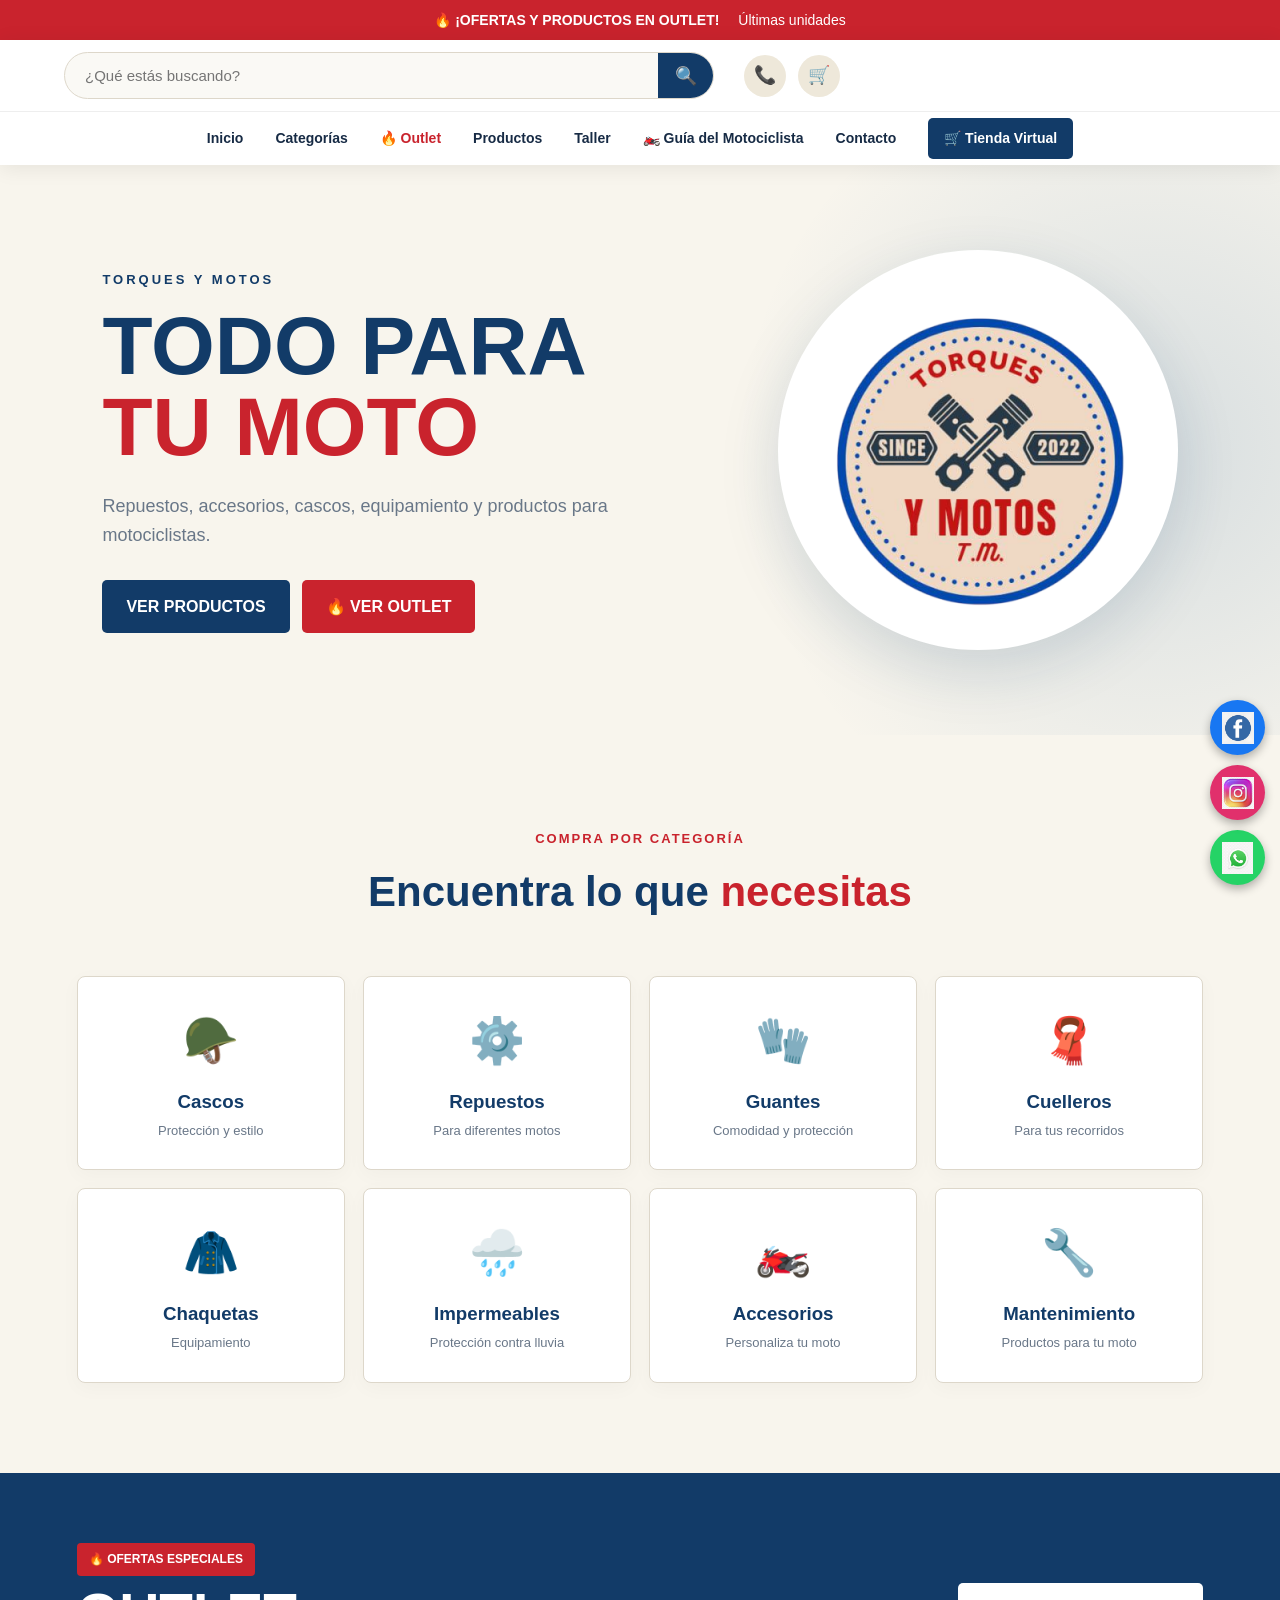
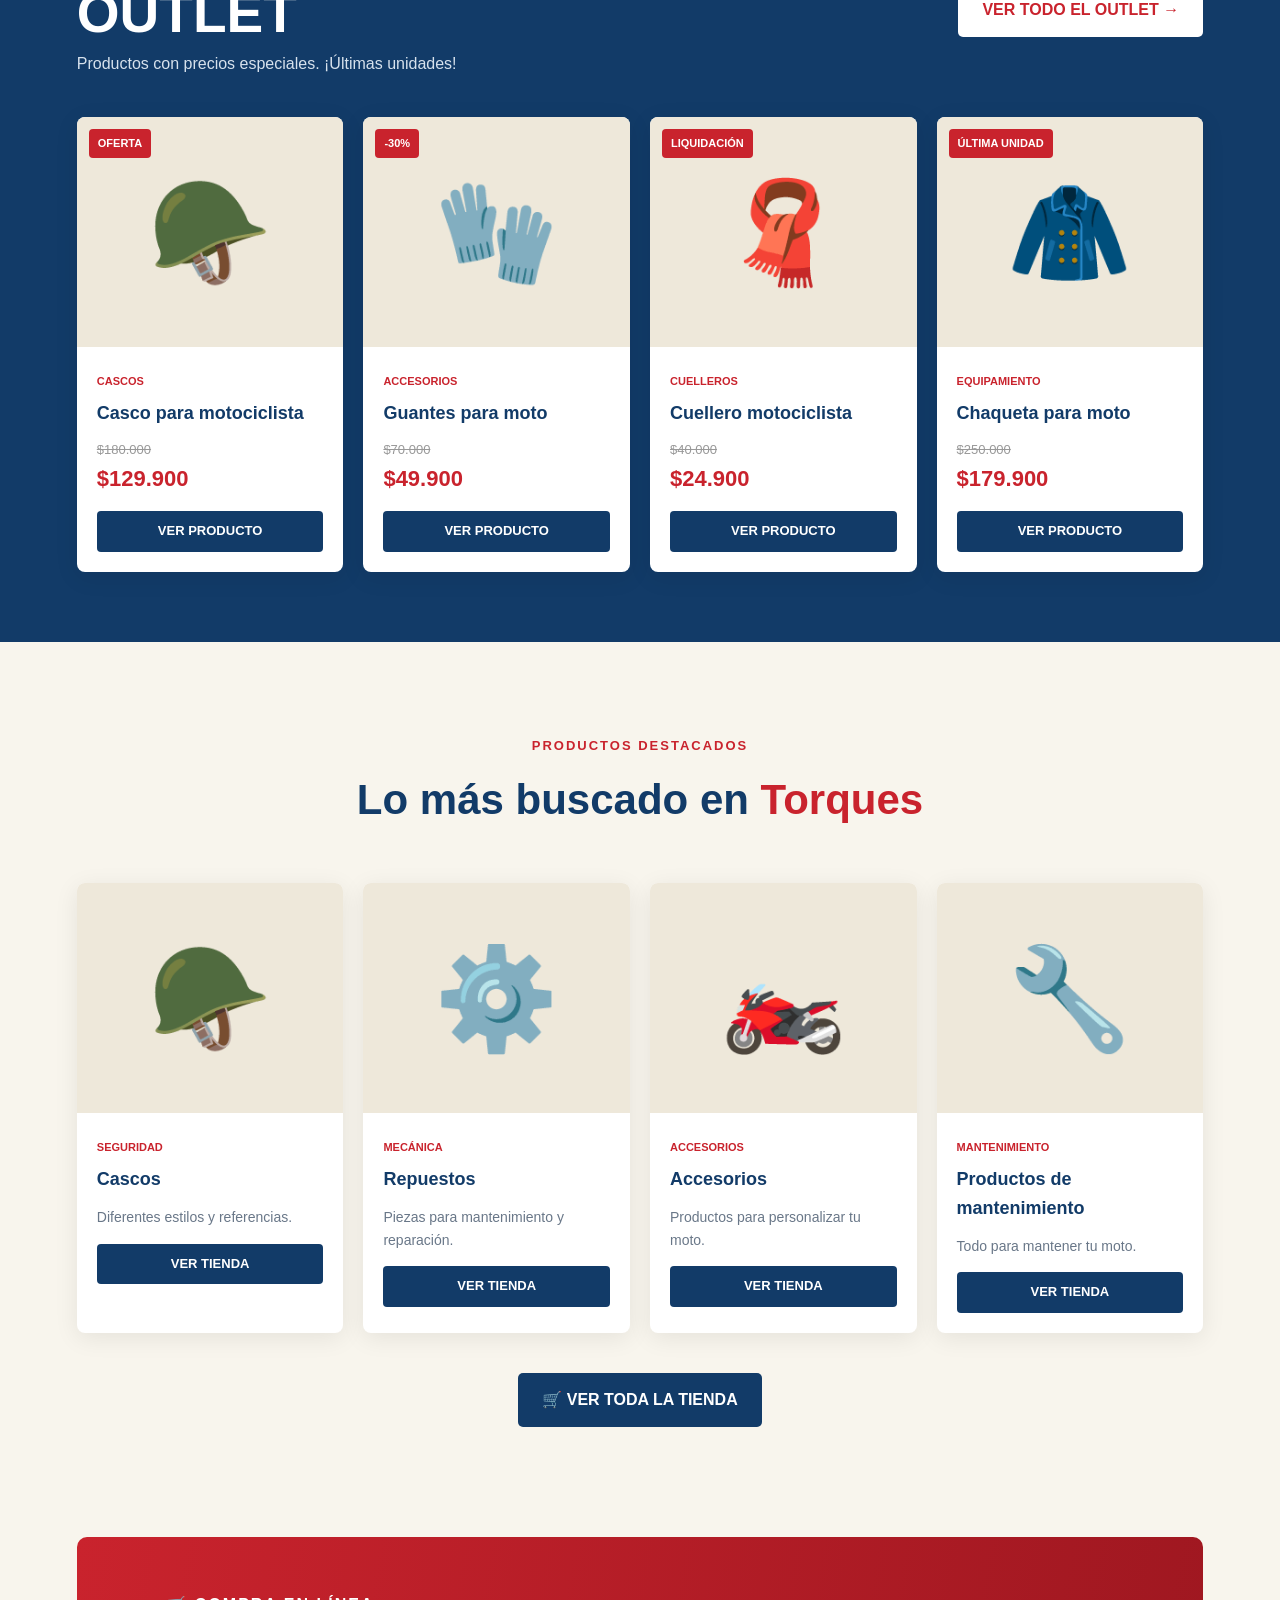
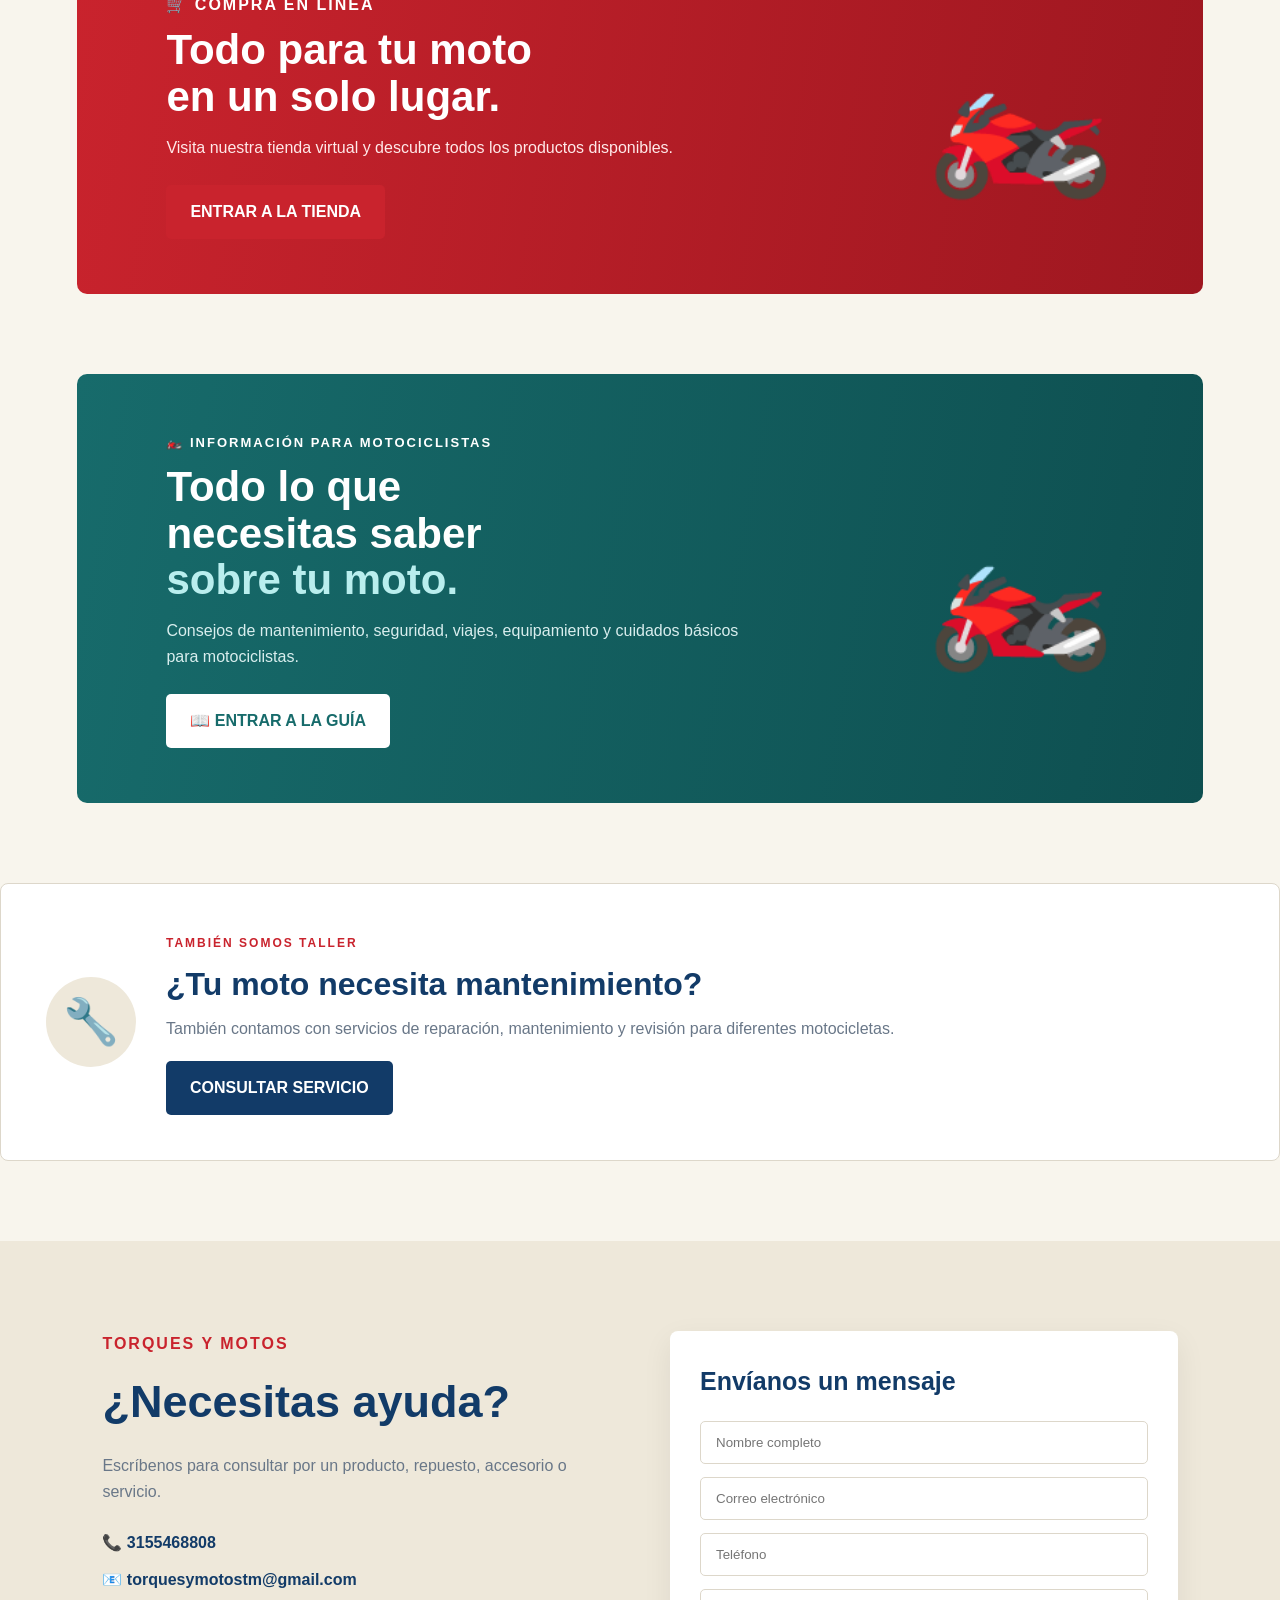
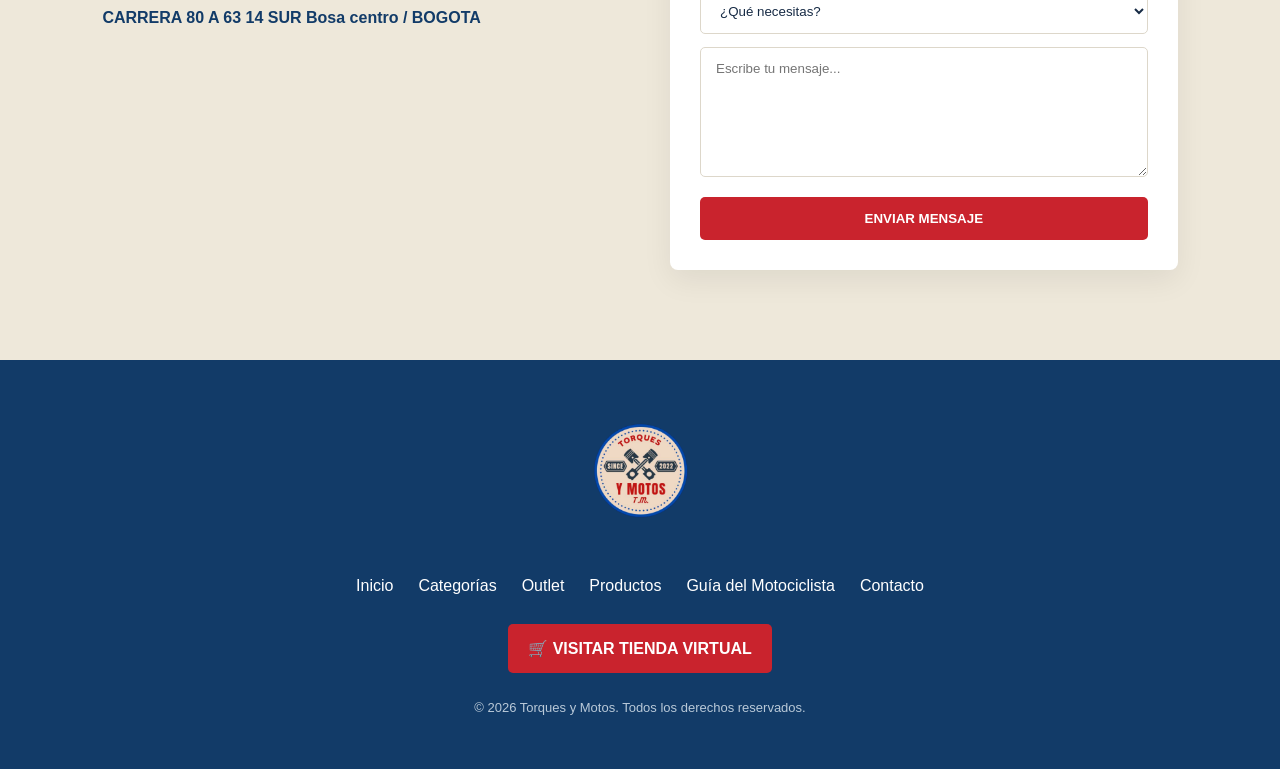
<file: index.html>
<!DOCTYPE html>
<html lang="es">

<head>

    <meta charset="UTF-8">

    <meta name="viewport" content="width=device-width, initial-scale=1.0">

    <title>Torques y Motos | Tienda Virtual</title>

    <meta name="description"
        content="Torques y Motos - Repuestos, cascos, accesorios y productos para motociclistas.">

    <link rel="icon" href="logo_tienda.png" type="image/png">

    <link rel="stylesheet" href="style.css">

</head>


<body>


<!-- ==================================================
     BARRA SUPERIOR
================================================== -->

<div class="barra-superior">

    🔥 ¡OFERTAS Y PRODUCTOS EN OUTLET!

    <span>
        Últimas unidades
    </span>

</div>


<!-- ==================================================
     HEADER
================================================== -->

<header>

    <div class="header-contenido">

        <div class="buscador">

            <input
                type="text"
                id="buscador"
                placeholder="¿Qué estás buscando?"
            >

            <button onclick="buscarProducto()">
                🔍
            </button>

        </div>


        <div class="acciones">

            <a href="#contacto">
                📞
            </a>

            <a
                href="https://torquesymotos.soomi.co/"
                target="_blank"
                rel="noopener noreferrer"
            >
                🛒
            </a>

        </div>

    </div>


    <!-- ==================================================
         MENU
    ================================================== -->

    <nav>

        <a href="#inicio">
            Inicio
        </a>

        <a href="#categorias">
            Categorías
        </a>

        <a
            href="#outlet"
            class="menu-outlet"
        >
            🔥 Outlet
        </a>

        <a href="#productos">
            Productos
        </a>

        <a href="#servicios">
            Taller
        </a>

        <a href="guia.html">
            🏍️ Guía del Motociclista
        </a>

        <a href="#contacto">
            Contacto
        </a>

        <a
            href="https://torquesymotos.soomi.co/"
            target="_blank"
            rel="noopener noreferrer"
            class="menu-tienda"
        >
            🛒 Tienda Virtual
        </a>

    </nav>

</header>



<!-- ==================================================
     HERO
================================================== -->

<main>


<section
    class="hero"
    id="inicio"
>

    <div class="hero-texto">

        <span class="etiqueta">
            TORQUES Y MOTOS
        </span>

        <h1>

            TODO PARA
            <strong>TU MOTO</strong>

        </h1>

        <p>

            Repuestos, accesorios, cascos,
            equipamiento y productos para
            motociclistas.

        </p>


        <div class="hero-botones">

            <a
                href="#productos"
                class="btn btn-azul"
            >
                VER PRODUCTOS
            </a>


            <a
                href="#outlet"
                class="btn btn-rojo"
            >
                🔥 VER OUTLET
            </a>

        </div>

    </div>


    <div class="hero-logo">

        <img
            src="logo_tienda.png"
            alt="Torques y Motos"
        >

    </div>

</section>



<!-- ==================================================
     CATEGORIAS
================================================== -->

<section
    class="seccion"
    id="categorias"
>

    <div class="titulo">

        <span>
            COMPRA POR CATEGORÍA
        </span>

        <h2>
            Encuentra lo que
            <strong>necesitas</strong>
        </h2>

    </div>


    <div class="categorias">


        <a
            href="https://torquesymotos.soomi.co/"
            target="_blank"
            class="categoria"
        >

            <div>
                🪖
            </div>

            <h3>
                Cascos
            </h3>

            <p>
                Protección y estilo
            </p>

        </a>


        <a
            href="https://torquesymotos.soomi.co/"
            target="_blank"
            class="categoria"
        >

            <div>
                ⚙️
            </div>

            <h3>
                Repuestos
            </h3>

            <p>
                Para diferentes motos
            </p>

        </a>


        <a
            href="https://torquesymotos.soomi.co/"
            target="_blank"
            class="categoria"
        >

            <div>
                🧤
            </div>

            <h3>
                Guantes
            </h3>

            <p>
                Comodidad y protección
            </p>

        </a>


        <a
            href="https://torquesymotos.soomi.co/"
            target="_blank"
            class="categoria"
        >

            <div>
                🧣
            </div>

            <h3>
                Cuelleros
            </h3>

            <p>
                Para tus recorridos
            </p>

        </a>


        <a
            href="https://torquesymotos.soomi.co/"
            target="_blank"
            class="categoria"
        >

            <div>
                🧥
            </div>

            <h3>
                Chaquetas
            </h3>

            <p>
                Equipamiento
            </p>

        </a>


        <a
            href="https://torquesymotos.soomi.co/"
            target="_blank"
            class="categoria"
        >

            <div>
                🌧️
            </div>

            <h3>
                Impermeables
            </h3>

            <p>
                Protección contra lluvia
            </p>

        </a>


        <a
            href="https://torquesymotos.soomi.co/"
            target="_blank"
            class="categoria"
        >

            <div>
                🏍️
            </div>

            <h3>
                Accesorios
            </h3>

            <p>
                Personaliza tu moto
            </p>

        </a>


        <a
            href="https://torquesymotos.soomi.co/"
            target="_blank"
            class="categoria"
        >

            <div>
                🔧
            </div>

            <h3>
                Mantenimiento
            </h3>

            <p>
                Productos para tu moto
            </p>

        </a>

    </div>

</section>



<!-- ==================================================
     OUTLET
================================================== -->

<section
    class="outlet"
    id="outlet"
>


    <div class="outlet-cabecera">

        <div>

            <span class="etiqueta-roja">
                🔥 OFERTAS ESPECIALES
            </span>

            <h2>
                OUTLET
            </h2>

            <p>
                Productos con precios especiales.
                ¡Últimas unidades!
            </p>

        </div>


        <a
            href="https://torquesymotos.soomi.co/"
            target="_blank"
            class="btn btn-blanco"
        >
            VER TODO EL OUTLET →
        </a>

    </div>



    <div class="productos-outlet">


        <!-- PRODUCTO 1 -->

        <article class="producto">

            <div class="producto-imagen">

                <span class="descuento">
                    OFERTA
                </span>

                <div class="imagen-placeholder">
                    🪖
                </div>

            </div>


            <div class="producto-info">

                <small>
                    CASCOS
                </small>

                <h3>
                    Casco para motociclista
                </h3>

                <div class="precios">

                    <del>
                        $180.000
                    </del>

                    <strong>
                        $129.900
                    </strong>

                </div>

                <a
                    href="https://torquesymotos.soomi.co/"
                    target="_blank"
                    class="producto-btn"
                >
                    VER PRODUCTO
                </a>

            </div>

        </article>



        <!-- PRODUCTO 2 -->

        <article class="producto">

            <div class="producto-imagen">

                <span class="descuento">
                    -30%
                </span>

                <div class="imagen-placeholder">
                    🧤
                </div>

            </div>


            <div class="producto-info">

                <small>
                    ACCESORIOS
                </small>

                <h3>
                    Guantes para moto
                </h3>

                <div class="precios">

                    <del>
                        $70.000
                    </del>

                    <strong>
                        $49.900
                    </strong>

                </div>

                <a
                    href="https://torquesymotos.soomi.co/"
                    target="_blank"
                    class="producto-btn"
                >
                    VER PRODUCTO
                </a>

            </div>

        </article>



        <!-- PRODUCTO 3 -->

        <article class="producto">

            <div class="producto-imagen">

                <span class="descuento">
                    LIQUIDACIÓN
                </span>

                <div class="imagen-placeholder">
                    🧣
                </div>

            </div>


            <div class="producto-info">

                <small>
                    CUELLEROS
                </small>

                <h3>
                    Cuellero motociclista
                </h3>

                <div class="precios">

                    <del>
                        $40.000
                    </del>

                    <strong>
                        $24.900
                    </strong>

                </div>

                <a
                    href="https://torquesymotos.soomi.co/"
                    target="_blank"
                    class="producto-btn"
                >
                    VER PRODUCTO
                </a>

            </div>

        </article>



        <!-- PRODUCTO 4 -->

        <article class="producto">

            <div class="producto-imagen">

                <span class="descuento">
                    ÚLTIMA UNIDAD
                </span>

                <div class="imagen-placeholder">
                    🧥
                </div>

            </div>


            <div class="producto-info">

                <small>
                    EQUIPAMIENTO
                </small>

                <h3>
                    Chaqueta para moto
                </h3>

                <div class="precios">

                    <del>
                        $250.000
                    </del>

                    <strong>
                        $179.900
                    </strong>

                </div>

                <a
                    href="https://torquesymotos.soomi.co/"
                    target="_blank"
                    class="producto-btn"
                >
                    VER PRODUCTO
                </a>

            </div>

        </article>

    </div>

</section>



<!-- ==================================================
     PRODUCTOS DESTACADOS
================================================== -->

<section
    class="seccion"
    id="productos"
>

    <div class="titulo">

        <span>
            PRODUCTOS DESTACADOS
        </span>

        <h2>
            Lo más buscado en
            <strong>Torques</strong>
        </h2>

    </div>


    <div class="productos">


        <article class="producto producto-normal">

            <div class="producto-imagen">

                <div class="imagen-placeholder">
                    🪖
                </div>

            </div>

            <div class="producto-info">

                <small>
                    SEGURIDAD
                </small>

                <h3>
                    Cascos
                </h3>

                <p>
                    Diferentes estilos y referencias.
                </p>

                <a
                    href="https://torquesymotos.soomi.co/"
                    target="_blank"
                    class="producto-btn"
                >
                    VER TIENDA
                </a>

            </div>

        </article>



        <article class="producto producto-normal">

            <div class="producto-imagen">

                <div class="imagen-placeholder">
                    ⚙️
                </div>

            </div>

            <div class="producto-info">

                <small>
                    MECÁNICA
                </small>

                <h3>
                    Repuestos
                </h3>

                <p>
                    Piezas para mantenimiento y reparación.
                </p>

                <a
                    href="https://torquesymotos.soomi.co/"
                    target="_blank"
                    class="producto-btn"
                >
                    VER TIENDA
                </a>

            </div>

        </article>



        <article class="producto producto-normal">

            <div class="producto-imagen">

                <div class="imagen-placeholder">
                    🏍️
                </div>

            </div>

            <div class="producto-info">

                <small>
                    ACCESORIOS
                </small>

                <h3>
                    Accesorios
                </h3>

                <p>
                    Productos para personalizar tu moto.
                </p>

                <a
                    href="https://torquesymotos.soomi.co/"
                    target="_blank"
                    class="producto-btn"
                >
                    VER TIENDA
                </a>

            </div>

        </article>



        <article class="producto producto-normal">

            <div class="producto-imagen">

                <div class="imagen-placeholder">
                    🔧
                </div>

            </div>

            <div class="producto-info">

                <small>
                    MANTENIMIENTO
                </small>

                <h3>
                    Productos de mantenimiento
                </h3>

                <p>
                    Todo para mantener tu moto.
                </p>

                <a
                    href="https://torquesymotos.soomi.co/"
                    target="_blank"
                    class="producto-btn"
                >
                    VER TIENDA
                </a>

            </div>

        </article>

    </div>


    <div class="centrado">

        <a
            href="https://torquesymotos.soomi.co/"
            target="_blank"
            class="btn btn-azul"
        >
            🛒 VER TODA LA TIENDA
        </a>

    </div>

</section>



<!-- ==================================================
     BANNER TIENDA
================================================== -->

<section class="banner-tienda">

    <div>

        <span>
            🛒 COMPRA EN LÍNEA
        </span>

        <h2>
            Todo para tu moto
            <br>
            en un solo lugar.
        </h2>

        <p>
            Visita nuestra tienda virtual y descubre
            todos los productos disponibles.
        </p>

        <a
            href="https://torquesymotos.soomi.co/"
            target="_blank"
            class="btn btn-rojo"
        >
            ENTRAR A LA TIENDA
        </a>

    </div>


    <div class="banner-icono">
        🏍️
    </div>

</section>



<!-- ==================================================
     BANNER GUÍA DEL MOTOCICLISTA
================================================== -->

<section class="banner-guia">

    <div class="guia-contenido">

        <span>
            🏍️ INFORMACIÓN PARA MOTOCICLISTAS
        </span>

        <h2>
            Todo lo que
            <br>
            necesitas saber
            <strong>sobre tu moto.</strong>
        </h2>

        <p>
            Consejos de mantenimiento, seguridad,
            viajes, equipamiento y cuidados básicos
            para motociclistas.
        </p>

        <a
            href="guia.html"
            class="btn-guia"
        >
            📖 ENTRAR A LA GUÍA
        </a>

    </div>


    <div class="guia-icono">
        🏍️
    </div>

</section>



<!-- ==================================================
     TALLER
================================================== -->

<section
    class="taller"
    id="servicios"
>

    <div class="taller-icono">
        🔧
    </div>

    <div>

        <span>
            TAMBIÉN SOMOS TALLER
        </span>

        <h2>
            ¿Tu moto necesita
            mantenimiento?
        </h2>

        <p>
            También contamos con servicios de reparación,
            mantenimiento y revisión para diferentes
            motocicletas.
        </p>

        <a
            href="#contacto"
            class="btn btn-azul"
        >
            CONSULTAR SERVICIO
        </a>

    </div>

</section>



<!-- ==================================================
     CONTACTO
================================================== -->

<section
    class="contacto"
    id="contacto"
>

    <div class="contacto-info">

        <span>
            TORQUES Y MOTOS
        </span>

        <h2>
            ¿Necesitas ayuda?
        </h2>

        <p>
            Escríbenos para consultar por un producto,
            repuesto, accesorio o servicio.
        </p>


        <div class="contacto-datos">

            <p>
                📞 3155468808
            </p>

            <p>
                📧 torquesymotostm@gmail.com
            </p>

            <p>
                CARRERA 80 A 63 14 SUR Bosa centro / BOGOTA
            </p>

        </div>

    </div>


    <form
        action="https://formspree.io/f/mgavkagv"
        method="POST"
    >

        <h3>
            Envíanos un mensaje
        </h3>


        <input
            type="text"
            name="nombre"
            placeholder="Nombre completo"
            required
        >


        <input
            type="email"
            name="email"
            placeholder="Correo electrónico"
            required
        >


        <input
            type="tel"
            name="telefono"
            placeholder="Teléfono"
        >


        <select
            name="motivo"
            required
        >

            <option value="">
                ¿Qué necesitas?
            </option>

            <option>
                Información de producto
            </option>

            <option>
                Repuesto
            </option>

            <option>
                Casco
            </option>

            <option>
                Accesorio
            </option>

            <option>
                Producto de Outlet
            </option>

            <option>
                Servicio de taller
            </option>

            <option>
                Otra consulta
            </option>

        </select>


        <textarea
            name="mensaje"
            placeholder="Escribe tu mensaje..."
            required
        ></textarea>


        <button type="submit">
            ENVIAR MENSAJE
        </button>

    </form>

</section>



</main>



<!-- ==================================================
     FOOTER
================================================== -->

<footer>

    <div class="footer-logo">

        <img
            src="logo_tienda.png"
            alt="Torques y Motos"
        >

    </div>


    <div class="footer-links">

        <a href="#inicio">
            Inicio
        </a>

        <a href="#categorias">
            Categorías
        </a>

        <a href="#outlet">
            Outlet
        </a>

        <a href="#productos">
            Productos
        </a>

        <a href="guia.html">
            Guía del Motociclista
        </a>

        <a href="#contacto">
            Contacto
        </a>

    </div>


    <a
        href="https://torquesymotos.soomi.co/"
        target="_blank"
        class="footer-tienda"
    >
        🛒 VISITAR TIENDA VIRTUAL
    </a>


    <p class="copyright">

        © 2026 Torques y Motos.
        Todos los derechos reservados.

    </p>

</footer>



<!-- ==================================================
     REDES SOCIALES
================================================== -->

<a
    href="https://api.whatsapp.com/send?phone=573155468808&text="
    target="_blank"
    class="whatsapp"
>

    <img
        src="whatsapp.png"
        alt="WhatsApp"
    >

</a>


<a
    href="https://www.instagram.com/torquesymotostm2"
    target="_blank"
    class="instagram"
>

    <img
        src="instagram.webp"
        alt="Instagram"
    >

</a>


<a
    href="https://www.facebook.com/people/Torques-y-motos-TM/100087537802437/"
    target="_blank"
    class="facebook"
>

    <img
        src="facebook.webp"
        alt="Facebook"
    >

</a>



<script src="script.js"></script>

</body>

</html>
</file>
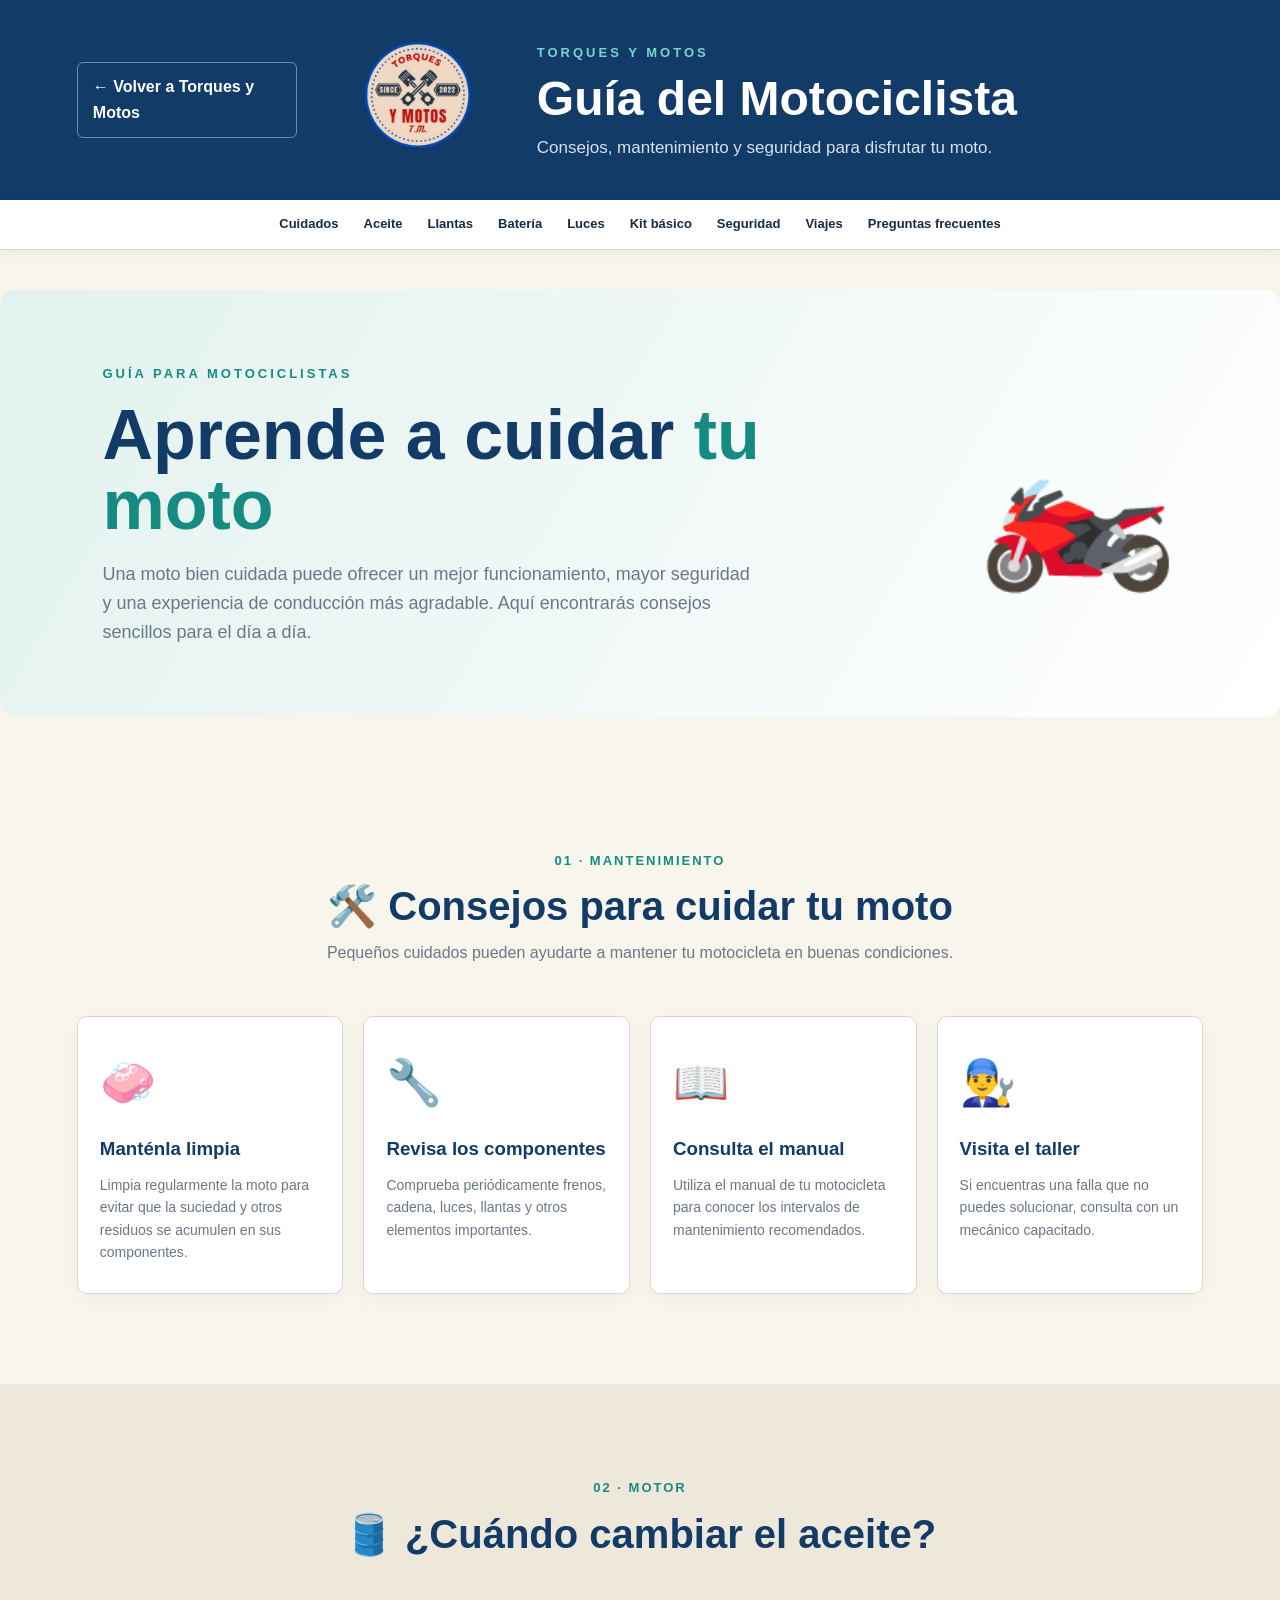
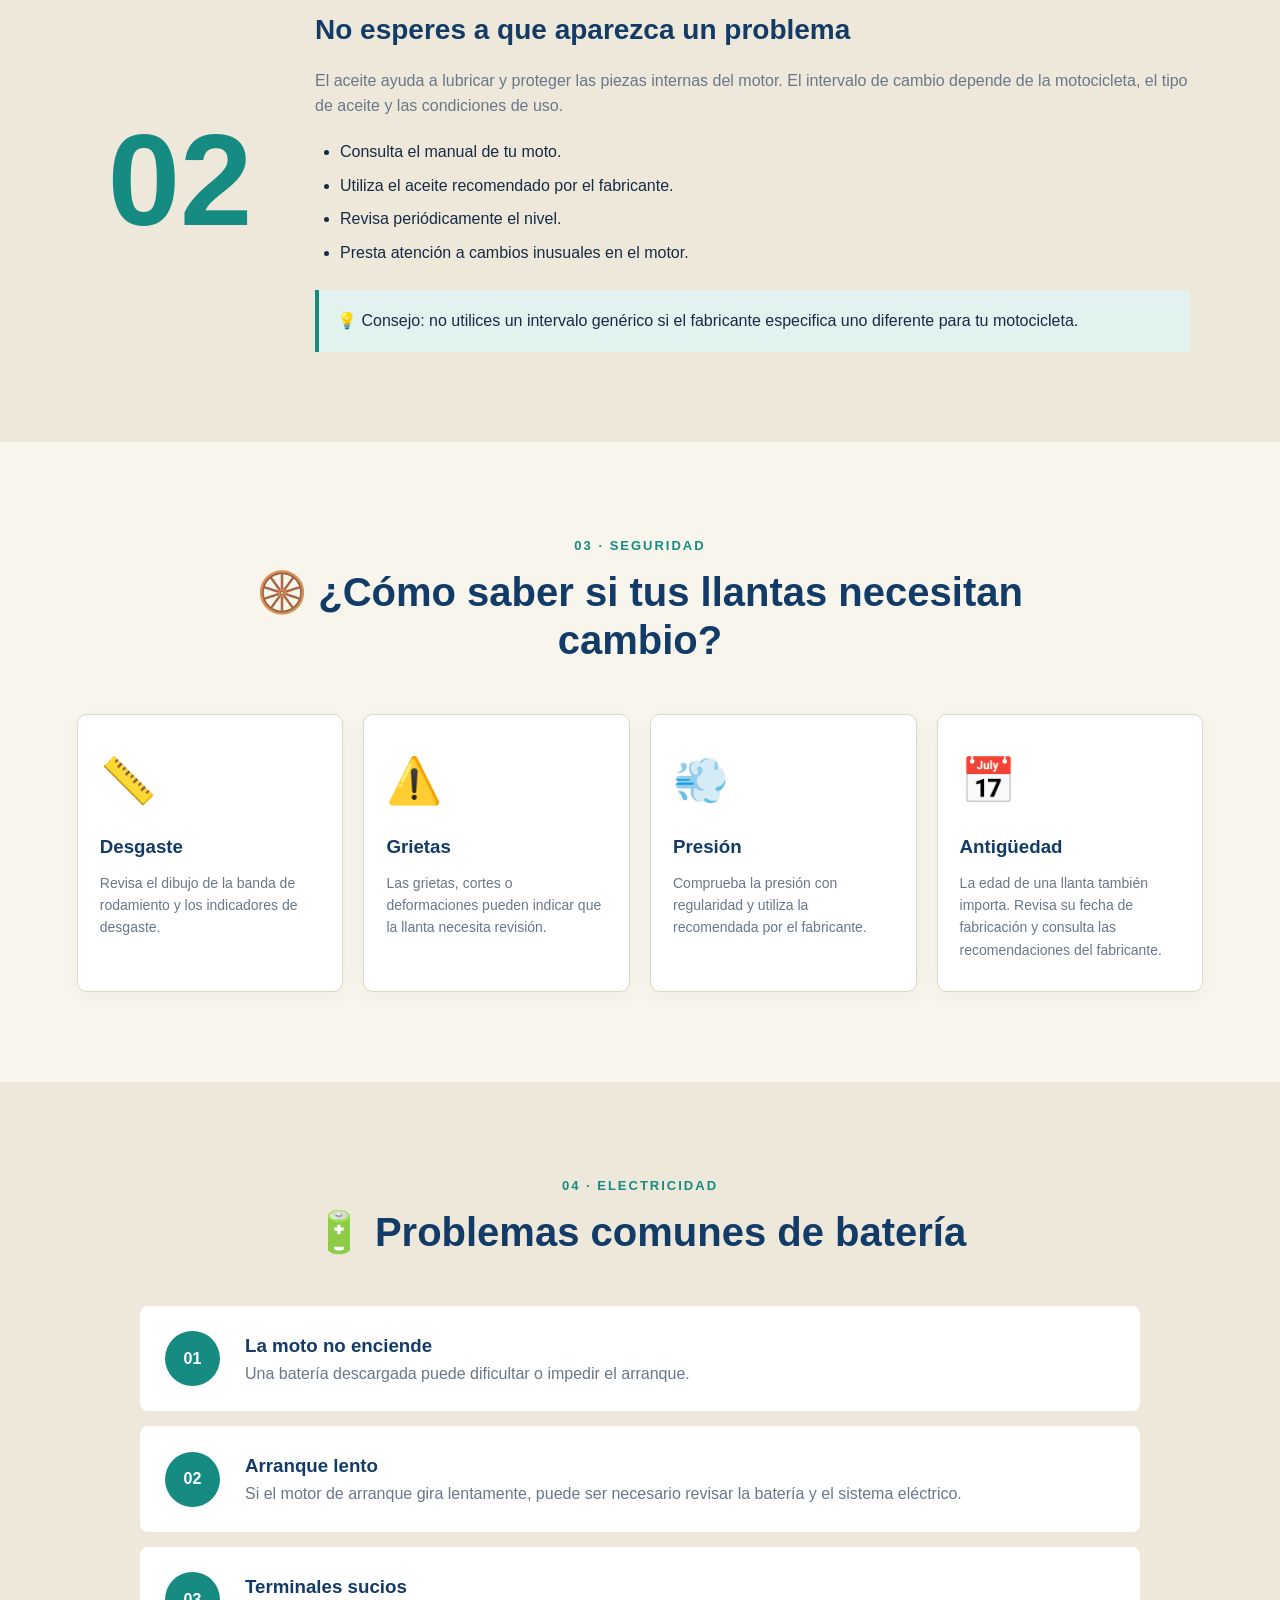
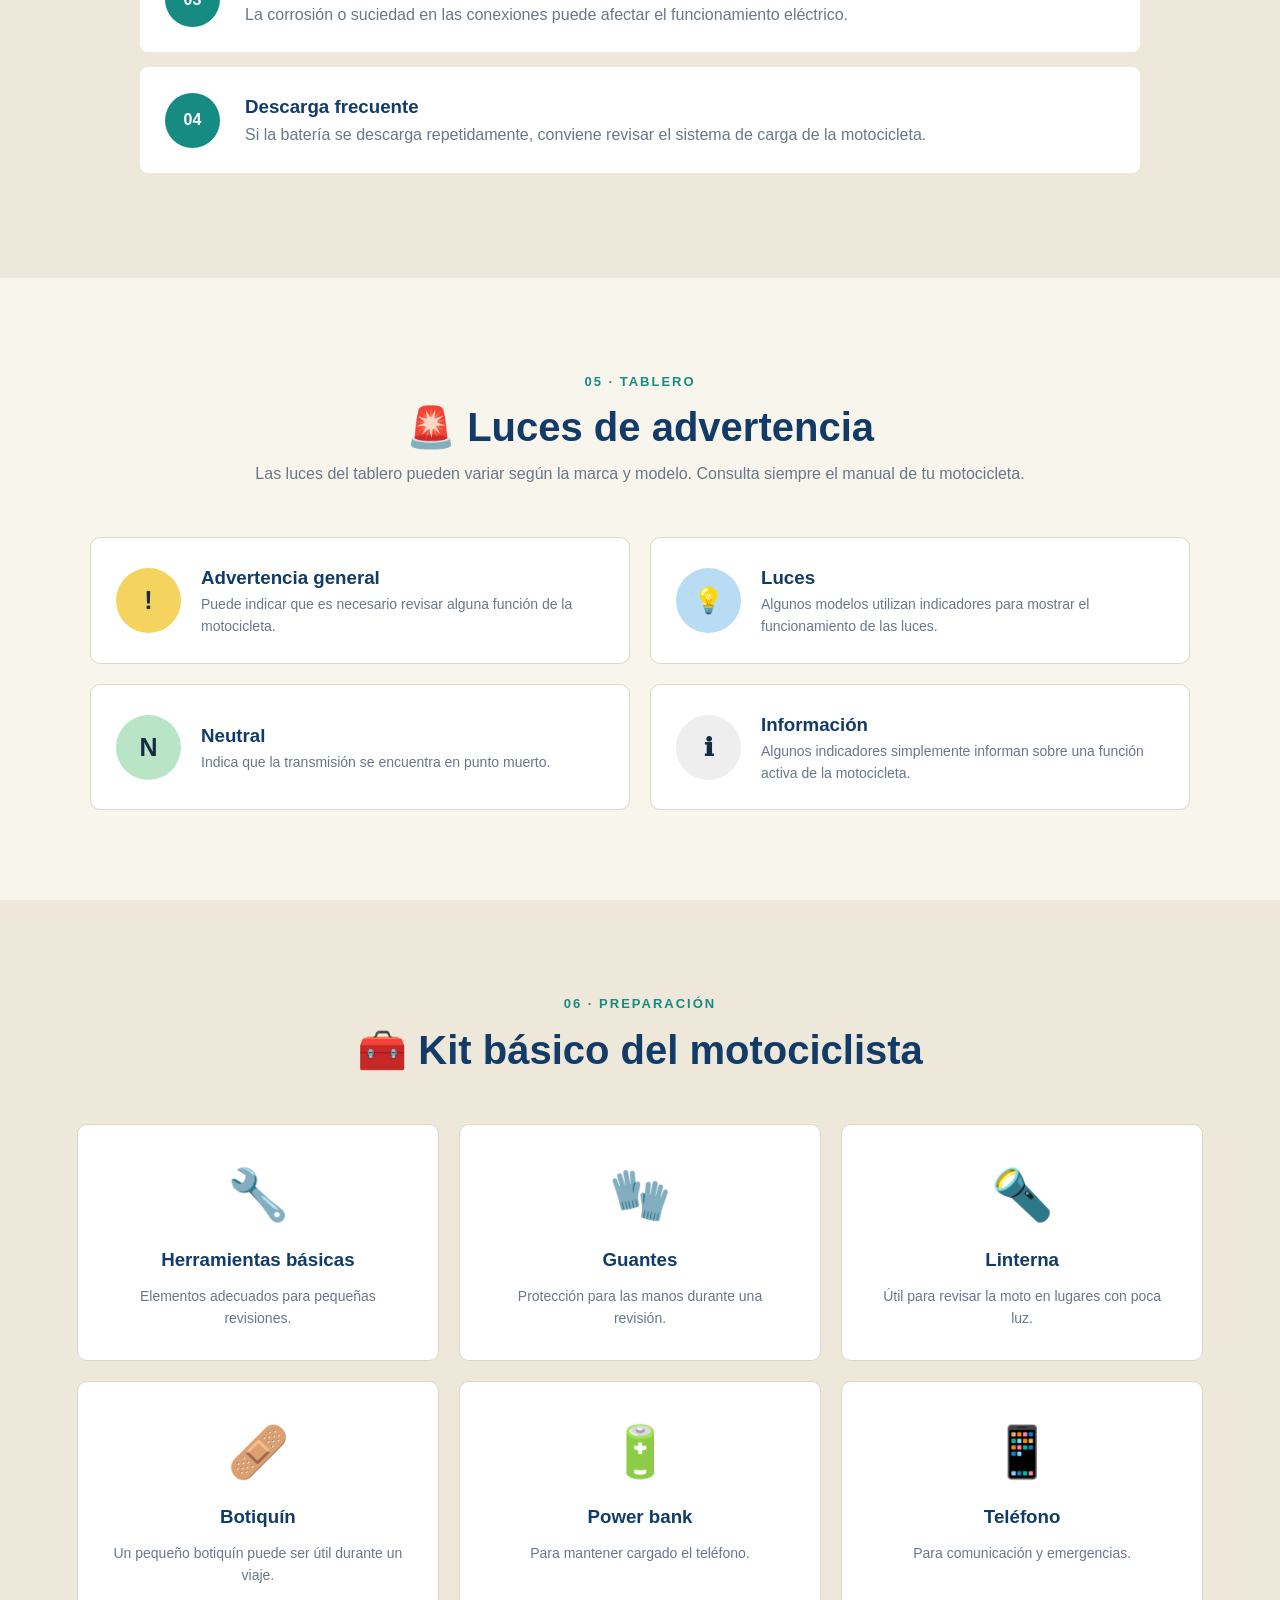
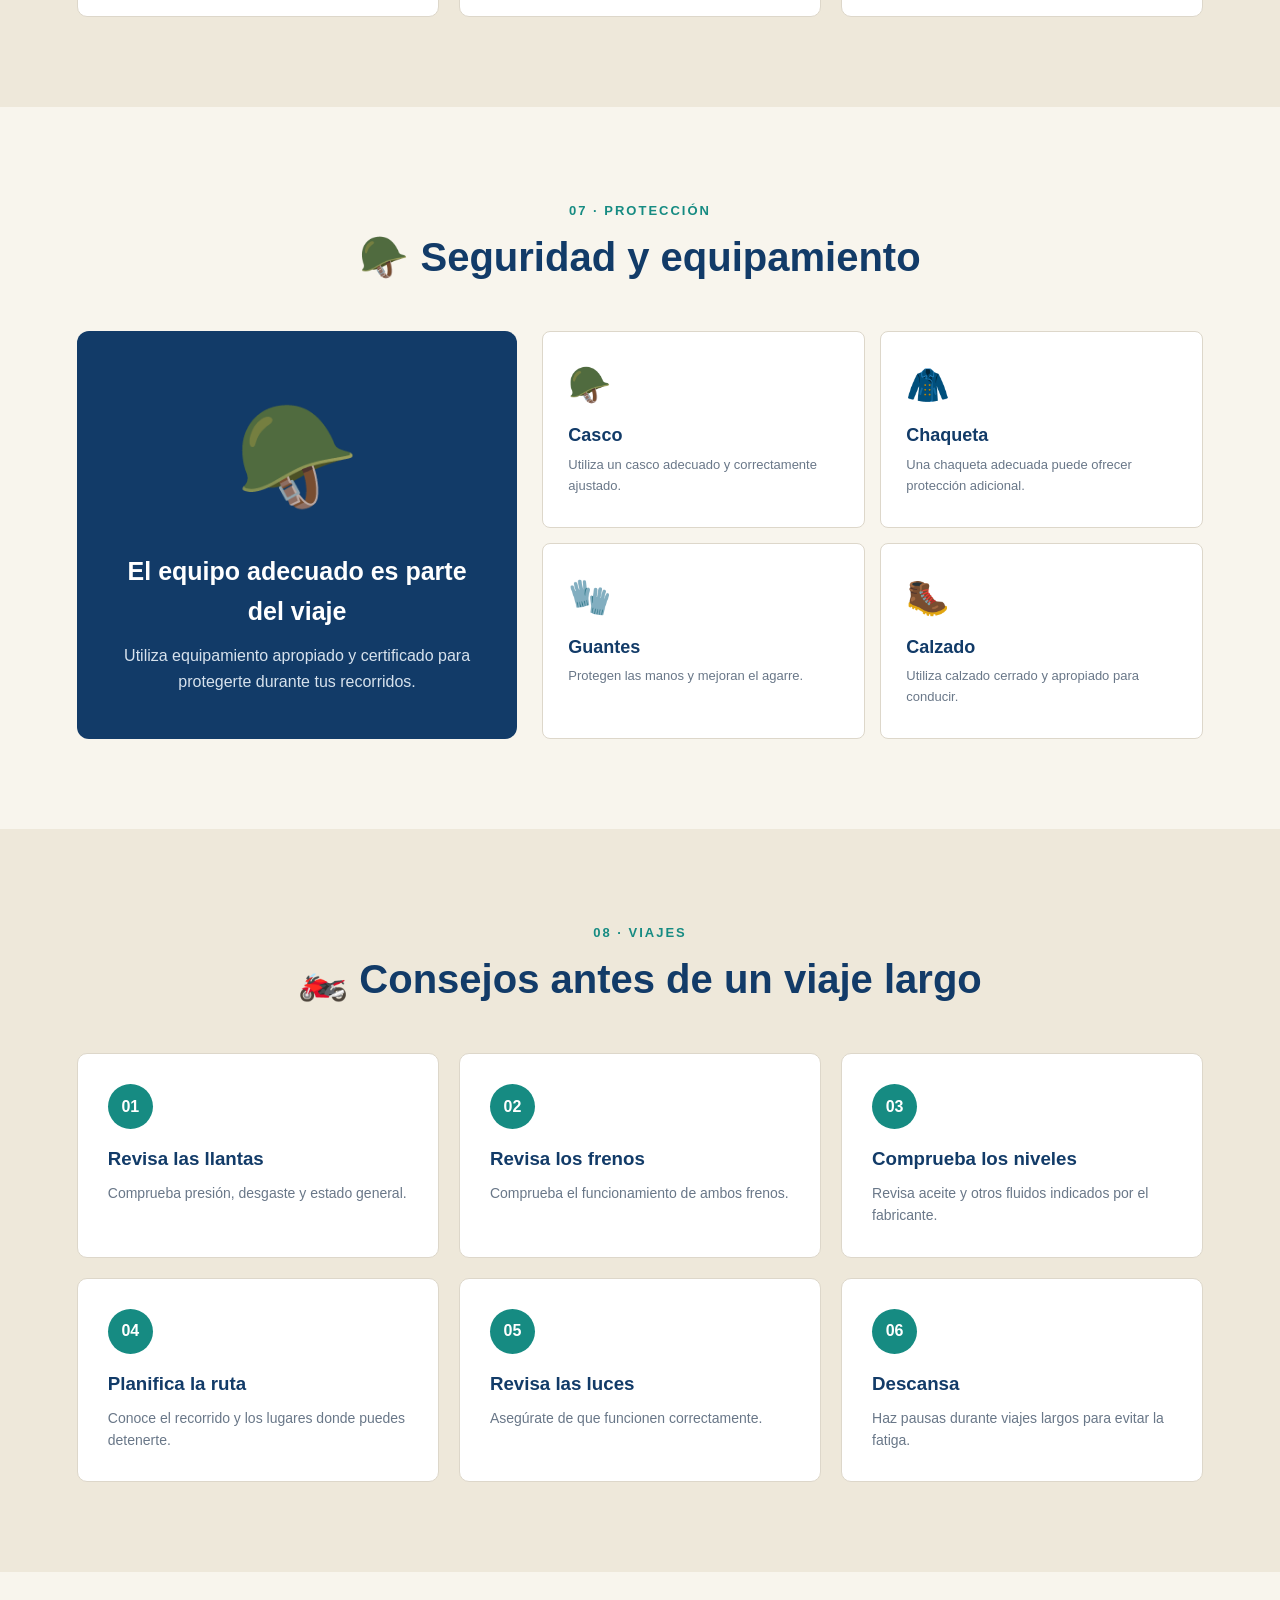
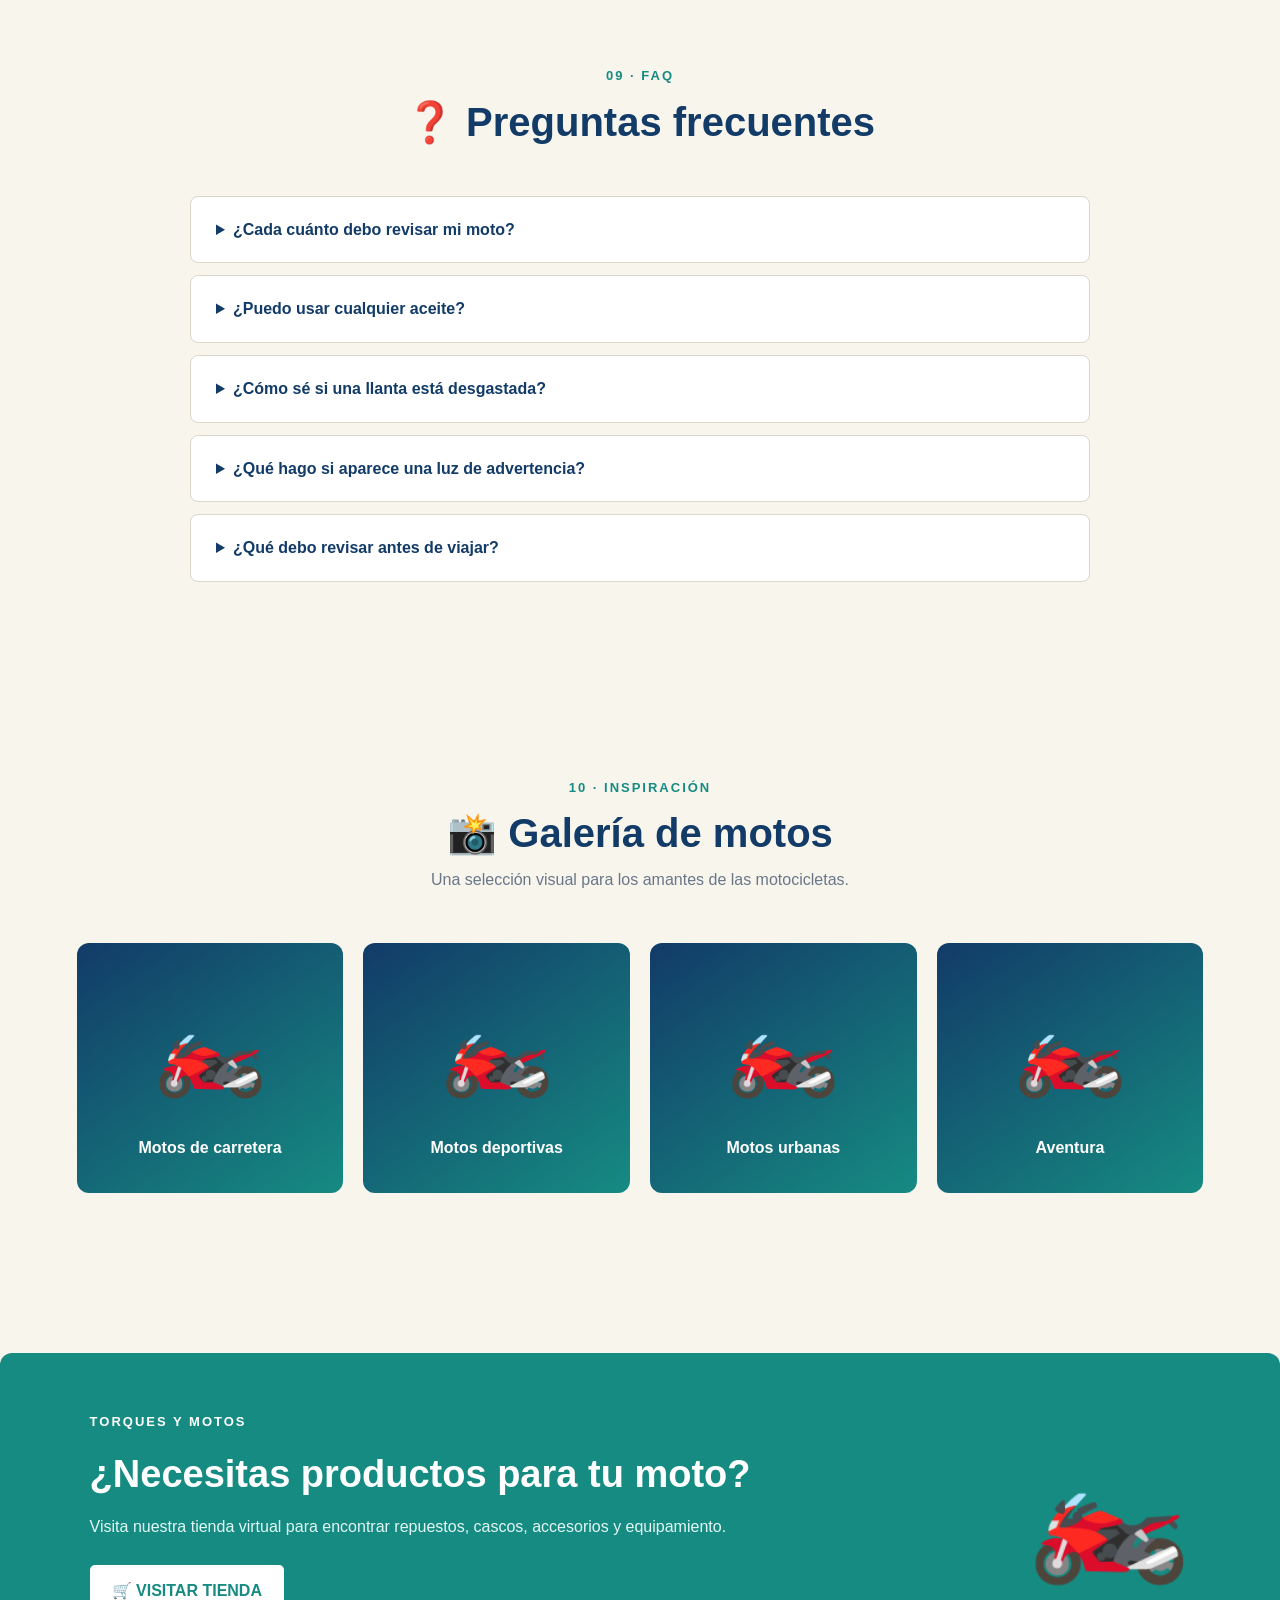
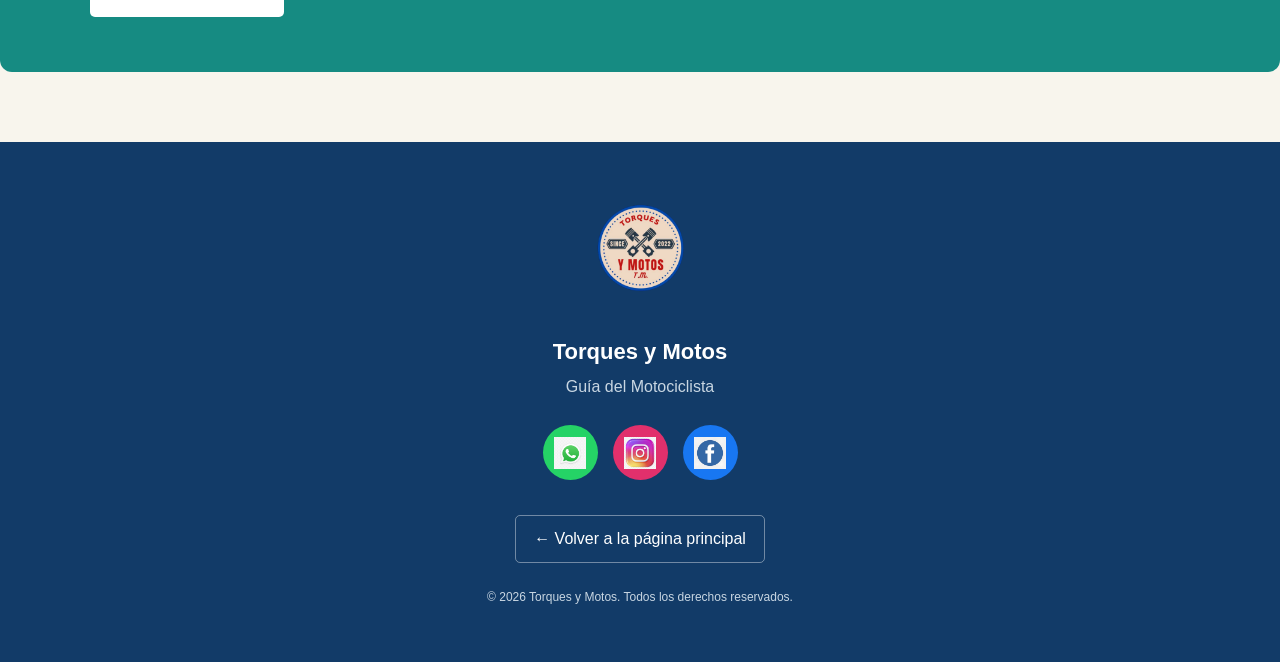
<file: guia.html>
<!DOCTYPE html>
<html lang="es">

<head>
    <meta charset="UTF-8">
    <meta name="viewport" content="width=device-width, initial-scale=1.0">

    <title>Guía del Motociclista | Torques y Motos</title>

    <link rel="icon" href="logo_tienda.png" type="image/png">
    <link rel="stylesheet" href="guia.css">
</head>

<body>

    <!-- ==================================================
         HEADER
    ================================================== -->

    <header class="guia-header">

        <div class="header-contenido">

            <a href="index.html" class="volver">
                ← Volver a Torques y Motos
            </a>

            <div class="logo-guia">
                <img src="logo_tienda.png" alt="Torques y Motos">
            </div>

            <div class="header-texto">
                <span>TORQUES Y MOTOS</span>
                <h1>Guía del Motociclista</h1>
                <p>Consejos, mantenimiento y seguridad para disfrutar tu moto.</p>
            </div>

        </div>

    </header>


    <!-- ==================================================
         MENU
    ================================================== -->

    <nav class="menu-guia">

        <a href="#cuidados">Cuidados</a>
        <a href="#aceite">Aceite</a>
        <a href="#llantas">Llantas</a>
        <a href="#bateria">Batería</a>
        <a href="#luces">Luces</a>
        <a href="#kit">Kit básico</a>
        <a href="#seguridad">Seguridad</a>
        <a href="#viajes">Viajes</a>
        <a href="#faq">Preguntas frecuentes</a>

    </nav>


    <main>


        <!-- ==================================================
             PRESENTACIÓN
        ================================================== -->

        <section class="bienvenida">

            <div class="bienvenida-texto">

                <span class="etiqueta">
                    GUÍA PARA MOTOCICLISTAS
                </span>

                <h2>
                    Aprende a cuidar
                    <strong>tu moto</strong>
                </h2>

                <p>
                    Una moto bien cuidada puede ofrecer un mejor funcionamiento,
                    mayor seguridad y una experiencia de conducción más agradable.
                    Aquí encontrarás consejos sencillos para el día a día.
                </p>

            </div>

            <div class="bienvenida-icono">
                🏍️
            </div>

        </section>


        <!-- ==================================================
             CUIDADOS
        ================================================== -->

        <section class="seccion" id="cuidados">

            <div class="titulo">

                <span>01 · MANTENIMIENTO</span>

                <h2>
                    🛠️ Consejos para cuidar tu moto
                </h2>

                <p>
                    Pequeños cuidados pueden ayudarte a mantener tu motocicleta
                    en buenas condiciones.
                </p>

            </div>


            <div class="tarjetas">

                <article class="tarjeta">

                    <div class="icono">🧼</div>

                    <h3>Manténla limpia</h3>

                    <p>
                        Limpia regularmente la moto para evitar que la suciedad
                        y otros residuos se acumulen en sus componentes.
                    </p>

                </article>


                <article class="tarjeta">

                    <div class="icono">🔧</div>

                    <h3>Revisa los componentes</h3>

                    <p>
                        Comprueba periódicamente frenos, cadena, luces, llantas
                        y otros elementos importantes.
                    </p>

                </article>


                <article class="tarjeta">

                    <div class="icono">📖</div>

                    <h3>Consulta el manual</h3>

                    <p>
                        Utiliza el manual de tu motocicleta para conocer los
                        intervalos de mantenimiento recomendados.
                    </p>

                </article>


                <article class="tarjeta">

                    <div class="icono">👨‍🔧</div>

                    <h3>Visita el taller</h3>

                    <p>
                        Si encuentras una falla que no puedes solucionar,
                        consulta con un mecánico capacitado.
                    </p>

                </article>

            </div>

        </section>


        <!-- ==================================================
             ACEITE
        ================================================== -->

        <section class="seccion seccion-alterna" id="aceite">

            <div class="titulo">

                <span>02 · MOTOR</span>

                <h2>
                    🛢️ ¿Cuándo cambiar el aceite?
                </h2>

            </div>


            <div class="contenido-doble">

                <div class="numero-grande">
                    02
                </div>

                <div>

                    <h3>
                        No esperes a que aparezca un problema
                    </h3>

                    <p>
                        El aceite ayuda a lubricar y proteger las piezas internas
                        del motor. El intervalo de cambio depende de la motocicleta,
                        el tipo de aceite y las condiciones de uso.
                    </p>

                    <ul>
                        <li>Consulta el manual de tu moto.</li>
                        <li>Utiliza el aceite recomendado por el fabricante.</li>
                        <li>Revisa periódicamente el nivel.</li>
                        <li>Presta atención a cambios inusuales en el motor.</li>
                    </ul>

                    <div class="aviso">
                        💡 Consejo: no utilices un intervalo genérico si el fabricante
                        especifica uno diferente para tu motocicleta.
                    </div>

                </div>

            </div>

        </section>


        <!-- ==================================================
             LLANTAS
        ================================================== -->

        <section class="seccion" id="llantas">

            <div class="titulo">

                <span>03 · SEGURIDAD</span>

                <h2>
                    🛞 ¿Cómo saber si tus llantas necesitan cambio?
                </h2>

            </div>


            <div class="tarjetas">

                <article class="tarjeta">

                    <div class="icono">📏</div>

                    <h3>Desgaste</h3>

                    <p>
                        Revisa el dibujo de la banda de rodamiento y los
                        indicadores de desgaste.
                    </p>

                </article>


                <article class="tarjeta">

                    <div class="icono">⚠️</div>

                    <h3>Grietas</h3>

                    <p>
                        Las grietas, cortes o deformaciones pueden indicar
                        que la llanta necesita revisión.
                    </p>

                </article>


                <article class="tarjeta">

                    <div class="icono">💨</div>

                    <h3>Presión</h3>

                    <p>
                        Comprueba la presión con regularidad y utiliza la
                        recomendada por el fabricante.
                    </p>

                </article>


                <article class="tarjeta">

                    <div class="icono">📅</div>

                    <h3>Antigüedad</h3>

                    <p>
                        La edad de una llanta también importa. Revisa su fecha
                        de fabricación y consulta las recomendaciones del fabricante.
                    </p>

                </article>

            </div>

        </section>


        <!-- ==================================================
             BATERIA
        ================================================== -->

        <section class="seccion seccion-alterna" id="bateria">

            <div class="titulo">

                <span>04 · ELECTRICIDAD</span>

                <h2>
                    🔋 Problemas comunes de batería
                </h2>

            </div>


            <div class="lista-grande">

                <div class="lista-item">

                    <strong>01</strong>

                    <div>
                        <h3>La moto no enciende</h3>
                        <p>
                            Una batería descargada puede dificultar o impedir
                            el arranque.
                        </p>
                    </div>

                </div>


                <div class="lista-item">

                    <strong>02</strong>

                    <div>
                        <h3>Arranque lento</h3>
                        <p>
                            Si el motor de arranque gira lentamente, puede ser
                            necesario revisar la batería y el sistema eléctrico.
                        </p>
                    </div>

                </div>


                <div class="lista-item">

                    <strong>03</strong>

                    <div>
                        <h3>Terminales sucios</h3>
                        <p>
                            La corrosión o suciedad en las conexiones puede
                            afectar el funcionamiento eléctrico.
                        </p>
                    </div>

                </div>


                <div class="lista-item">

                    <strong>04</strong>

                    <div>
                        <h3>Descarga frecuente</h3>
                        <p>
                            Si la batería se descarga repetidamente, conviene
                            revisar el sistema de carga de la motocicleta.
                        </p>
                    </div>

                </div>

            </div>

        </section>


        <!-- ==================================================
             LUCES
        ================================================== -->

        <section class="seccion" id="luces">

            <div class="titulo">

                <span>05 · TABLERO</span>

                <h2>
                    🚨 Luces de advertencia
                </h2>

                <p>
                    Las luces del tablero pueden variar según la marca y modelo.
                    Consulta siempre el manual de tu motocicleta.
                </p>

            </div>


            <div class="advertencias">

                <div class="advertencia">

                    <div class="luz amarilla">!</div>

                    <div>
                        <h3>Advertencia general</h3>
                        <p>
                            Puede indicar que es necesario revisar alguna función
                            de la motocicleta.
                        </p>
                    </div>

                </div>


                <div class="advertencia">

                    <div class="luz azul">💡</div>

                    <div>
                        <h3>Luces</h3>
                        <p>
                            Algunos modelos utilizan indicadores para mostrar
                            el funcionamiento de las luces.
                        </p>
                    </div>

                </div>


                <div class="advertencia">

                    <div class="luz verde">N</div>

                    <div>
                        <h3>Neutral</h3>
                        <p>
                            Indica que la transmisión se encuentra en punto muerto.
                        </p>
                    </div>

                </div>


                <div class="advertencia">

                    <div class="luz blanca">ℹ</div>

                    <div>
                        <h3>Información</h3>
                        <p>
                            Algunos indicadores simplemente informan sobre una
                            función activa de la motocicleta.
                        </p>
                    </div>

                </div>

            </div>

        </section>


        <!-- ==================================================
             KIT BASICO
        ================================================== -->

        <section class="seccion seccion-alterna" id="kit">

            <div class="titulo">

                <span>06 · PREPARACIÓN</span>

                <h2>
                    🧰 Kit básico del motociclista
                </h2>

            </div>


            <div class="kit">

                <div class="kit-item">
                    <span>🔧</span>
                    <h3>Herramientas básicas</h3>
                    <p>Elementos adecuados para pequeñas revisiones.</p>
                </div>

                <div class="kit-item">
                    <span>🧤</span>
                    <h3>Guantes</h3>
                    <p>Protección para las manos durante una revisión.</p>
                </div>

                <div class="kit-item">
                    <span>🔦</span>
                    <h3>Linterna</h3>
                    <p>Útil para revisar la moto en lugares con poca luz.</p>
                </div>

                <div class="kit-item">
                    <span>🩹</span>
                    <h3>Botiquín</h3>
                    <p>Un pequeño botiquín puede ser útil durante un viaje.</p>
                </div>

                <div class="kit-item">
                    <span>🔋</span>
                    <h3>Power bank</h3>
                    <p>Para mantener cargado el teléfono.</p>
                </div>

                <div class="kit-item">
                    <span>📱</span>
                    <h3>Teléfono</h3>
                    <p>Para comunicación y emergencias.</p>
                </div>

            </div>

        </section>


        <!-- ==================================================
             SEGURIDAD
        ================================================== -->

        <section class="seccion" id="seguridad">

            <div class="titulo">

                <span>07 · PROTECCIÓN</span>

                <h2>
                    🪖 Seguridad y equipamiento
                </h2>

            </div>


            <div class="seguridad">

                <div class="seguridad-principal">

                    <div class="casco">
                        🪖
                    </div>

                    <h3>
                        El equipo adecuado es parte del viaje
                    </h3>

                    <p>
                        Utiliza equipamiento apropiado y certificado para
                        protegerte durante tus recorridos.
                    </p>

                </div>


                <div class="seguridad-lista">

                    <div>
                        <span>🪖</span>
                        <strong>Casco</strong>
                        <p>Utiliza un casco adecuado y correctamente ajustado.</p>
                    </div>

                    <div>
                        <span>🧥</span>
                        <strong>Chaqueta</strong>
                        <p>Una chaqueta adecuada puede ofrecer protección adicional.</p>
                    </div>

                    <div>
                        <span>🧤</span>
                        <strong>Guantes</strong>
                        <p>Protegen las manos y mejoran el agarre.</p>
                    </div>

                    <div>
                        <span>🥾</span>
                        <strong>Calzado</strong>
                        <p>Utiliza calzado cerrado y apropiado para conducir.</p>
                    </div>

                </div>

            </div>

        </section>


        <!-- ==================================================
             VIAJE LARGO
        ================================================== -->

        <section class="seccion seccion-alterna" id="viajes">

            <div class="titulo">

                <span>08 · VIAJES</span>

                <h2>
                    🏍️ Consejos antes de un viaje largo
                </h2>

            </div>


            <div class="pasos">

                <div class="paso">
                    <span>01</span>
                    <h3>Revisa las llantas</h3>
                    <p>Comprueba presión, desgaste y estado general.</p>
                </div>

                <div class="paso">
                    <span>02</span>
                    <h3>Revisa los frenos</h3>
                    <p>Comprueba el funcionamiento de ambos frenos.</p>
                </div>

                <div class="paso">
                    <span>03</span>
                    <h3>Comprueba los niveles</h3>
                    <p>Revisa aceite y otros fluidos indicados por el fabricante.</p>
                </div>

                <div class="paso">
                    <span>04</span>
                    <h3>Planifica la ruta</h3>
                    <p>Conoce el recorrido y los lugares donde puedes detenerte.</p>
                </div>

                <div class="paso">
                    <span>05</span>
                    <h3>Revisa las luces</h3>
                    <p>Asegúrate de que funcionen correctamente.</p>
                </div>

                <div class="paso">
                    <span>06</span>
                    <h3>Descansa</h3>
                    <p>Haz pausas durante viajes largos para evitar la fatiga.</p>
                </div>

            </div>

        </section>


        <!-- ==================================================
             PREGUNTAS FRECUENTES
        ================================================== -->

        <section class="seccion" id="faq">

            <div class="titulo">

                <span>09 · FAQ</span>

                <h2>
                    ❓ Preguntas frecuentes
                </h2>

            </div>


            <div class="faq">

                <details>
                    <summary>¿Cada cuánto debo revisar mi moto?</summary>
                    <p>
                        Depende del modelo y del uso. Consulta el manual del
                        fabricante y realiza revisiones periódicas.
                    </p>
                </details>


                <details>
                    <summary>¿Puedo usar cualquier aceite?</summary>
                    <p>
                        No es recomendable. Utiliza el tipo y viscosidad
                        especificados por el fabricante.
                    </p>
                </details>


                <details>
                    <summary>¿Cómo sé si una llanta está desgastada?</summary>
                    <p>
                        Revisa los indicadores de desgaste, el dibujo de la
                        banda y cualquier grieta, corte o deformación.
                    </p>
                </details>


                <details>
                    <summary>¿Qué hago si aparece una luz de advertencia?</summary>
                    <p>
                        Consulta el manual de tu motocicleta para identificar
                        el indicador. Si señala una falla importante, detente
                        en un lugar seguro y solicita asistencia.
                    </p>
                </details>


                <details>
                    <summary>¿Qué debo revisar antes de viajar?</summary>
                    <p>
                        Comprueba llantas, frenos, luces, niveles, cadena,
                        batería y el estado general de la motocicleta.
                    </p>
                </details>

            </div>

        </section>


        <!-- ==================================================
             GALERIA
        ================================================== -->

        <section class="seccion galeria-seccion">

            <div class="titulo">

                <span>10 · INSPIRACIÓN</span>

                <h2>
                    📸 Galería de motos
                </h2>

                <p>
                    Una selección visual para los amantes de las motocicletas.
                </p>

            </div>


            <div class="galeria">

                <div class="foto">
                    <div>🏍️</div>
                    <span>Motos de carretera</span>
                </div>

                <div class="foto">
                    <div>🏍️</div>
                    <span>Motos deportivas</span>
                </div>

                <div class="foto">
                    <div>🏍️</div>
                    <span>Motos urbanas</span>
                </div>

                <div class="foto">
                    <div>🏍️</div>
                    <span>Aventura</span>
                </div>

            </div>

        </section>


        <!-- ==================================================
             CONTACTO
        ================================================== -->

        <section class="contacto-guia">

            <div>

                <span>TORQUES Y MOTOS</span>

                <h2>
                    ¿Necesitas productos para tu moto?
                </h2>

                <p>
                    Visita nuestra tienda virtual para encontrar repuestos,
                    cascos, accesorios y equipamiento.
                </p>

                <a
                    href="https://torquesymotos.soomi.co/"
                    target="_blank"
                    rel="noopener noreferrer"
                    class="btn-tienda"
                >
                    🛒 VISITAR TIENDA
                </a>

            </div>

            <div class="contacto-icono">
                🏍️
            </div>

        </section>

    </main>


    <!-- ==================================================
         FOOTER
    ================================================== -->

    <footer>

        <img src="logo_tienda.png" alt="Torques y Motos">

        <h3>
            Torques y Motos
        </h3>

        <p>
            Guía del Motociclista
        </p>

        <div class="redes">

            <a
                href="https://api.whatsapp.com/send?phone=573155468808"
                target="_blank"
                rel="noopener noreferrer"
                class="whatsapp"
            >
                <img src="whatsapp.png" alt="WhatsApp">
            </a>


            <a
                href="https://www.instagram.com/torquesymotostm2"
                target="_blank"
                rel="noopener noreferrer"
                class="instagram"
            >
                <img src="instagram.webp" alt="Instagram">
            </a>


            <a
                href="https://www.facebook.com/people/Torques-y-motos-TM/100087537802437/"
                target="_blank"
                rel="noopener noreferrer"
                class="facebook"
            >
                <img src="facebook.webp" alt="Facebook">
            </a>

        </div>


        <a href="index.html" class="volver-footer">
            ← Volver a la página principal
        </a>


        <p class="copyright">
            © 2026 Torques y Motos. Todos los derechos reservados.
        </p>

    </footer>


    <script src="guia.js"></script>

</body>

</html>
</file>
<file: style.css>
/* ==================================================
   CONFIGURACIÓN GENERAL
================================================== */

* {
    margin: 0;
    padding: 0;
    box-sizing: border-box;
}


html {
    scroll-behavior: smooth;
}


body {

    font-family:
        Arial,
        Helvetica,
        sans-serif;

    background: #f8f5ed;

    color: #172b45;

    line-height: 1.6;
}


a {
    text-decoration: none;
}


img {
    max-width: 100%;
}



/* ==================================================
   COLORES
================================================== */

:root {

    --azul:
        #123b68;

    --azul-claro:
        #1e5b96;

    --rojo:
        #c9232d;

    --rojo-oscuro:
        #9e1720;

    --crema:
        #f8f5ed;

    --crema-oscuro:
        #eee8da;

    --blanco:
        #ffffff;

    --texto:
        #172b45;

    --gris:
        #697788;

    --borde:
        #ddd7ca;

}



/* ==================================================
   BARRA SUPERIOR
================================================== */

.barra-superior {

    background:
        var(--rojo);

    color:
        white;

    text-align:
        center;

    padding:
        9px 20px;

    font-weight:
        bold;

    font-size:
        14px;
}


.barra-superior span {

    margin-left:
        15px;

    font-weight:
        normal;
}



/* ==================================================
   HEADER
================================================== */

header {

    background:
        rgba(255,255,255,0.97);

    position:
        sticky;

    top:
        0;

    z-index:
        1000;

    box-shadow:
        0 3px 20px
        rgba(0,0,0,0.08);
}


.header-contenido {

    max-width:
        1400px;

    margin:
        auto;

    padding:
        12px 5%;

    display:
        flex;

    align-items:
        center;

    gap:
        30px;
}



/* LOGO */

.logo {

    display:
        flex;

    align-items:
        center;

    min-width:
        150px;
}


.logo img {

    width:
        100px;

    height:
        auto;
}



/* BUSCADOR */

.buscador {

    flex:
        1;

    max-width:
        650px;

    display:
        flex;

    border:
        1px solid
        var(--borde);

    border-radius:
        30px;

    overflow:
        hidden;

    background:
        #faf9f5;
}


.buscador input {

    flex:
        1;

    border:
        none;

    outline:
        none;

    background:
        transparent;

    padding:
        14px 20px;

    font-size:
        15px;

    color:
        var(--texto);
}


.buscador button {

    width:
        55px;

    border:
        none;

    background:
        var(--azul);

    color:
        white;

    cursor:
        pointer;

    font-size:
        18px;

    transition:
        0.3s;
}


.buscador button:hover {

    background:
        var(--rojo);
}



/* ACCIONES */

.acciones {

    display:
        flex;

    gap:
        12px;
}


.acciones a {

    width:
        42px;

    height:
        42px;

    display:
        flex;

    justify-content:
        center;

    align-items:
        center;

    border-radius:
        50%;

    background:
        var(--crema-oscuro);

    color:
        var(--azul);

    font-size:
        18px;

    transition:
        0.3s;
}


.acciones a:hover {

    background:
        var(--rojo);

    color:
        white;

    transform:
        translateY(-3px);
}



/* ==================================================
   MENU
================================================== */

nav {

    border-top:
        1px solid
        #eee;

    max-width:
        1400px;

    margin:
        auto;

    padding:
        0 5%;

    display:
        flex;

    align-items:
        center;

    justify-content:
        center;

    gap:
        32px;
}


nav a {

    color:
        var(--texto);

    font-weight:
        bold;

    font-size:
        14px;

    padding:
        15px 0;

    position:
        relative;

    transition:
        0.3s;
}


nav a:hover {

    color:
        var(--rojo);
}


.menu-outlet {

    color:
        var(--rojo) !important;
}


.menu-tienda {

    background:
        var(--azul);

    color:
        white !important;

    padding:
        9px 16px !important;

    border-radius:
        5px;

    margin:
        6px 0;
}


.menu-tienda:hover {

    background:
        var(--rojo);
}



/* ==================================================
   HERO
================================================== */

.hero {

    min-height:
        570px;

    padding:
        70px 8%;

    display:
        flex;

    align-items:
        center;

    justify-content:
        space-between;

    gap:
        50px;

    background:

        radial-gradient(
            circle at 90% 50%,
            rgba(30,91,150,0.15),
            transparent 35%
        ),

        var(--crema);

    overflow:
        hidden;
}


.hero-texto {

    max-width:
        680px;

    animation:
        aparecer 0.9s ease;
}


.etiqueta {

    display:
        inline-block;

    color:
        var(--azul);

    font-size:
        13px;

    font-weight:
        900;

    letter-spacing:
        3px;

    margin-bottom:
        15px;
}


.hero h1 {

    font-size:
        clamp(48px, 7vw, 82px);

    line-height:
        0.98;

    color:
        var(--azul);

    margin-bottom:
        25px;
}


.hero h1 strong {

    display:
        block;

    color:
        var(--rojo);
}


.hero p {

    max-width:
        580px;

    color:
        var(--gris);

    font-size:
        18px;

    margin-bottom:
        30px;
}


.hero-botones {

    display:
        flex;

    gap:
        12px;

    flex-wrap:
        wrap;
}


.btn {

    display:
        inline-block;

    padding:
        14px 24px;

    border-radius:
        5px;

    font-weight:
        800;

    transition:
        0.3s;
}


.btn:hover {

    transform:
        translateY(-4px);
}


.btn-azul {

    background:
        var(--azul);

    color:
        white;
}


.btn-azul:hover {

    background:
        var(--azul-claro);
}


.btn-rojo {

    background:
        var(--rojo);

    color:
        white;
}


.btn-rojo:hover {

    background:
        var(--rojo-oscuro);
}


.btn-blanco {

    background:
        white;

    color:
        var(--rojo);
}


.hero-logo {
    width: 400px;
    height: 400px;

    display: flex;
    align-items: center;
    justify-content: center;

    flex-shrink: 0;

    background: white;
    border-radius: 50%;

    box-shadow:
        0 20px 60px
        rgba(18, 59, 104, 0.15);

    animation: flotar 4s ease-in-out infinite;
}

.hero-logo img {
    display: block;

    width: 450px;
    height: 450px;

    object-fit: contain;

    margin: auto;

    border-radius: 50%;
}


/* ==================================================
   SECCIONES
================================================== */

.seccion {

    padding:
        90px 6%;

    max-width:
        1500px;

    margin:
        auto;
}


.titulo {

    text-align:
        center;

    margin-bottom:
        50px;
}


.titulo span {

    color:
        var(--rojo);

    font-weight:
        800;

    letter-spacing:
        2px;

    font-size:
        13px;
}


.titulo h2 {

    color:
        var(--azul);

    font-size:
        42px;

    margin-top:
        8px;
}


.titulo h2 strong {

    color:
        var(--rojo);
}



/* ==================================================
   CATEGORÍAS
================================================== */

.categorias {

    display:
        grid;

    grid-template-columns:
        repeat(4,1fr);

    gap:
        18px;
}


.categoria {

    background:
        white;

    border:
        1px solid
        var(--borde);

    border-radius:
        8px;

    padding:
        28px 15px;

    text-align:
        center;

    color:
        var(--texto);

    transition:
        0.3s;

    box-shadow:
        0 5px 20px
        rgba(0,0,0,0.03);
}


.categoria:hover {

    transform:
        translateY(-7px);

    border-color:
        var(--azul);

    box-shadow:
        0 12px 30px
        rgba(18,59,104,0.12);
}


.categoria div {

    font-size:
        45px;

    margin-bottom:
        10px;
}


.categoria h3 {

    color:
        var(--azul);

    margin-bottom:
        4px;
}


.categoria p {

    color:
        var(--gris);

    font-size:
        13px;
}



/* ==================================================
   OUTLET
================================================== */

.outlet {

    padding:
        70px 6%;

    background:
        var(--azul);

    color:
        white;
}


.outlet-cabecera {

    max-width:
        1350px;

    margin:
        auto;

    display:
        flex;

    align-items:
        center;

    justify-content:
        space-between;

    gap:
        30px;

    margin-bottom:
        40px;
}


.etiqueta-roja {

    display:
        inline-block;

    background:
        var(--rojo);

    padding:
        7px 12px;

    border-radius:
        4px;

    font-size:
        12px;

    font-weight:
        bold;

    margin-bottom:
        10px;
}


.outlet h2 {

    font-size:
        55px;

    line-height:
        1;

    color:
        white;
}


.outlet-cabecera p {

    color:
        #d7e2ed;

    margin-top:
        10px;
}



/* PRODUCTOS */

.productos-outlet,
.productos {

    max-width:
        1350px;

    margin:
        auto;

    display:
        grid;

    grid-template-columns:
        repeat(4,1fr);

    gap:
        20px;
}


.producto {

    background:
        white;

    border-radius:
        8px;

    overflow:
        hidden;

    color:
        var(--texto);

    transition:
        0.35s;

    box-shadow:
        0 5px 25px
        rgba(0,0,0,0.08);
}


.producto:hover {

    transform:
        translateY(-8px);

    box-shadow:
        0 15px 35px
        rgba(0,0,0,0.16);
}


.producto-imagen {

    height:
        230px;

    position:
        relative;

    background:
        var(--crema-oscuro);

    display:
        flex;

    align-items:
        center;

    justify-content:
        center;
}


.imagen-placeholder {

    font-size:
        100px;

    animation:
        aparecer 0.6s ease;
}


.descuento {

    position:
        absolute;

    top:
        12px;

    left:
        12px;

    background:
        var(--rojo);

    color:
        white;

    padding:
        6px 9px;

    border-radius:
        4px;

    font-size:
        11px;

    font-weight:
        900;

    z-index:
        2;
}


.producto-info {

    padding:
        20px;
}


.producto-info small {

    color:
        var(--rojo);

    font-weight:
        bold;

    font-size:
        11px;
}


.producto-info h3 {

    color:
        var(--azul);

    margin:
        7px 0 12px;

    font-size:
        18px;
}


.producto-info p {

    color:
        var(--gris);

    font-size:
        14px;

    margin-bottom:
        15px;
}


.precios {

    display:
        flex;

    flex-direction:
        column;

    margin-bottom:
        15px;
}


.precios del {

    color:
        #999;

    font-size:
        13px;
}


.precios strong {

    color:
        var(--rojo);

    font-size:
        22px;
}


.producto-btn {

    display:
        block;

    text-align:
        center;

    background:
        var(--azul);

    color:
        white;

    padding:
        10px;

    border-radius:
        4px;

    font-size:
        13px;

    font-weight:
        bold;

    transition:
        0.3s;
}


.producto-btn:hover {

    background:
        var(--rojo);
}



/* ==================================================
   CENTRADO
================================================== */

.centrado {

    text-align:
        center;

    margin-top:
        40px;
}



/* ==================================================
   BANNER TIENDA
================================================== */

.banner-tienda {

    margin:
        20px 6% 80px;

    padding:
        55px 7%;

    border-radius:
        10px;

    background:
        linear-gradient(
            100deg,
            var(--rojo),
            var(--rojo-oscuro)
        );

    color:
        white;

    display:
        flex;

    justify-content:
        space-between;

    align-items:
        center;

    overflow:
        hidden;
}


.banner-tienda span {

    font-weight:
        bold;

    letter-spacing:
        2px;
}


.banner-tienda h2 {

    font-size:
        42px;

    line-height:
        1.1;

    margin:
        10px 0 15px;
}


.banner-tienda p {

    max-width:
        600px;

    margin-bottom:
        25px;

    color:
        #ffe9e9;
}


.banner-icono {

    font-size:
        150px;

    animation:
        flotar 3s ease-in-out infinite;
}



/* ==================================================
   TALLER
================================================== */

.taller {

    max-width:
        1350px;

    margin:
        0 auto 80px;

    padding:
        45px;

    background:
        white;

    border:
        1px solid
        var(--borde);

    border-radius:
        8px;

    display:
        flex;

    align-items:
        center;

    gap:
        30px;
}


.taller-icono {

    width:
        90px;

    height:
        90px;

    border-radius:
        50%;

    background:
        var(--crema-oscuro);

    display:
        flex;

    justify-content:
        center;

    align-items:
        center;

    font-size:
        45px;
}


.taller span {

    color:
        var(--rojo);

    font-weight:
        bold;

    font-size:
        12px;

    letter-spacing:
        2px;
}


.taller h2 {

    color:
        var(--azul);

    font-size:
        32px;

    margin:
        5px 0;
}


.taller p {

    color:
        var(--gris);

    margin-bottom:
        20px;
}



/* ==================================================
   CONTACTO
================================================== */

.contacto {

    background:
        var(--crema-oscuro);

    padding:
        90px 8%;

    display:
        grid;

    grid-template-columns:
        1fr 1fr;

    gap:
        60px;
}


.contacto-info {

    max-width:
        600px;
}


.contacto-info > span {

    color:
        var(--rojo);

    font-weight:
        bold;

    letter-spacing:
        2px;
}


.contacto-info h2 {

    color:
        var(--azul);

    font-size:
        45px;

    margin:
        10px 0 15px;
}


.contacto-info > p {

    color:
        var(--gris);

    margin-bottom:
        25px;
}


.contacto-datos p {

    color:
        var(--azul);

    font-weight:
        bold;

    margin:
        12px 0;
}


.contacto form {

    background:
        white;

    padding:
        30px;

    border-radius:
        8px;

    box-shadow:
        0 10px 30px
        rgba(0,0,0,0.07);
}


.contacto form h3 {

    color:
        var(--azul);

    font-size:
        25px;

    margin-bottom:
        20px;
}


.contacto input,
.contacto select,
.contacto textarea {

    width:
        100%;

    padding:
        13px 15px;

    margin-bottom:
        13px;

    border:
        1px solid
        var(--borde);

    border-radius:
        5px;

    outline:
        none;

    font-family:
        inherit;

    color:
        var(--texto);

    background:
        #fff;
}


.contacto textarea {

    height:
        130px;

    resize:
        vertical;
}


.contacto input:focus,
.contacto select:focus,
.contacto textarea:focus {

    border-color:
        var(--azul);

    box-shadow:
        0 0 0 3px
        rgba(18,59,104,0.08);
}


.contacto button {

    width:
        100%;

    padding:
        14px;

    border:
        none;

    border-radius:
        5px;

    background:
        var(--rojo);

    color:
        white;

    font-weight:
        bold;

    cursor:
        pointer;

    transition:
        0.3s;
}


.contacto button:hover {

    background:
        var(--azul);

    transform:
        translateY(-2px);
}



/* ==================================================
   FOOTER
================================================== */

footer {

    background:
        var(--azul);

    color:
        white;

    text-align:
        center;

    padding:
        50px 5%;
}


.footer-logo img {

    width:
        130px;

    border-radius:
        50%;

    margin-bottom:
        25px;
}


.footer-links {

    display:
        flex;

    justify-content:
        center;

    flex-wrap:
        wrap;

    gap:
        25px;

    margin-bottom:
        25px;
}


.footer-links a {

    color:
        white;

    transition:
        0.3s;
}


.footer-links a:hover {

    color:
        #ff8585;
}


.footer-tienda {

    display:
        inline-block;

    background:
        var(--rojo);

    color:
        white;

    padding:
        12px 20px;

    border-radius:
        5px;

    font-weight:
        bold;

    margin-bottom:
        25px;
}


.copyright {

    color:
        #b9c9d8;

    font-size:
        13px;
}



/* ==================================================
   WHATSAPP
================================================== */

.whatsapp {

    position:
        fixed;

    right:
        25px;

    bottom:
        25px;

    width:
        58px;

    height:
        58px;

    display:
        flex;

    justify-content:
        center;

    align-items:
        center;

    background:
        #20b858;

    color:
        white;

    border-radius:
        50%;

    font-size:
        27px;

    box-shadow:
        0 5px 20px
        rgba(0,0,0,0.2);

    z-index:
        999;

    transition:
        0.3s;
}


.whatsapp:hover {

    transform:
        scale(1.1);
}



/* ==================================================
   ANIMACIONES
================================================== */

@keyframes aparecer {

    from {

        opacity:
            0;

        transform:
            translateY(25px);
    }

    to {

        opacity:
            1;

        transform:
            translateY(0);
    }

}


@keyframes flotar {

    0%,
    100% {

        transform:
            translateY(0);
    }

    50% {

        transform:
            translateY(-12px);
    }

}



/* ==================================================
   TABLET
================================================== */

@media (max-width: 1000px) {

    .header-contenido {

        flex-wrap:
            wrap;

    }


    .buscador {

        order:
            3;

        flex-basis:
            100%;

        max-width:
            none;
    }


    nav {

        overflow-x:
            auto;

        justify-content:
            flex-start;

        white-space:
            nowrap;

        padding-bottom:
            5px;
    }


    .hero {

        padding:
            60px 6%;
    }


    .hero-logo {

        width:
            300px;

        height:
            300px;
    }


    .hero-logo img {

        width:
            240px;
    }


    .categorias {

        grid-template-columns:
            repeat(2,1fr);
    }


    .productos-outlet,
    .productos {

        grid-template-columns:
            repeat(2,1fr);
    }


    .contacto {

        grid-template-columns:
            1fr;
    }

}



/* ==================================================
   CELULAR
================================================== */

@media (max-width: 650px) {

    .barra-superior {

        font-size:
            11px;
    }


    .barra-superior span {

        display:
            none;
    }


    .header-contenido {

        padding:
            10px 4%;
    }


    .logo img {

        width:
            75px;
    }


    .acciones a {

        width:
            36px;

        height:
            36px;
    }


    nav {

        gap:
            20px;

        padding:
            0 4%;
    }


    nav a {

        font-size:
            12px;
    }


    .hero {

        flex-direction:
            column;

        text-align:
            center;

        padding:
            55px 5%;
    }


    .hero p {

        font-size:
            16px;
    }


    .hero-botones {

        justify-content:
            center;
    }


    .hero-logo {

        width:
            230px;

        height:
            230px;
    }


    .hero-logo img {

        width:
            190px;
    }


    .titulo h2 {

        font-size:
            32px;
    }


    .categorias {

        grid-template-columns:
            1fr 1fr;

        gap:
            10px;
    }


    .categoria {

        padding:
            20px 8px;
    }


    .categoria div {

        font-size:
            35px;
    }


    .outlet {

        padding:
            55px 5%;
    }


    .outlet-cabecera {

        flex-direction:
            column;

        align-items:
            flex-start;
    }


    .outlet h2 {

        font-size:
            45px;
    }


    .productos-outlet,
    .productos {

        grid-template-columns:
            1fr;
    }


    .banner-tienda {

        margin:
            20px 4% 60px;

        padding:
            40px 25px;

        flex-direction:
            column;

        align-items:
            flex-start;
    }


    .banner-tienda h2 {

        font-size:
            34px;
    }


    .banner-icono {

        font-size:
            90px;

        align-self:
            center;
    }


    .taller {

        margin:
            0 4% 60px;

        padding:
            30px;

        flex-direction:
            column;

        align-items:
            flex-start;
    }


    .contacto {

        padding:
            60px 5%;
    }


    .contacto-info h2 {

        font-size:
            35px;
    }


/* Ajustar el tamaño de las imágenes */
.whatsapp img,
.instagram img,
.facebook img {
  width: 40px;
  height: 40px;
  object-fit: contain;
  display: block;
}

/* Configuración de posición fija flotante */
.whatsapp, .instagram, .facebook {
  position: fixed;
  right: 15px;
  z-index: 1000;
  transition: transform 0.2s ease;
}

/* Posición vertical individual */
.whatsapp { 
  bottom: 15px; 
}

.instagram { 
  bottom: 65px; 
}

.facebook { 
  bottom: 115px; 
}

/* Efecto hover */
.whatsapp:hover, .instagram:hover, .facebook:hover {
  transform: scale(1.1);
}
}
/* Estilo base tipo círculo flotante para los tres botones */
.whatsapp,
.instagram,
.facebook {
  position: fixed;
  right: 15px;
  width: 55px;
  height: 55px;
  border-radius: 50%;
  display: flex;
  align-items: center;
  justify-content: center;
  box-shadow: 0px 4px 10px rgba(0, 0, 0, 0.3);
  z-index: 1000;
  transition: transform 0.2s ease;
}

/* Ajuste de las imágenes/iconos dentro del círculo */
.whatsapp img,
.instagram img,
.facebook img {
  width: 32px;
  height: 32px;
  object-fit: contain;
}

/* Colores de fondo de cada red */
.whatsapp {
  bottom: 15px;
  background-color: #25d366; /* Verde WhatsApp */
}

.instagram {
  bottom: 80px;
  background-color: #e1306c; /* Rosado/Rojo Instagram */
}

.facebook {
  bottom: 145px;
  background-color: #1877f2; /* Azul Facebook */
}

/* Efecto al pasar el cursor sobre los botones */
.whatsapp:hover,
.instagram:hover,
.facebook:hover {
  transform: scale(1.1);
}
/* ==================================================
   BANNER GUÍA DEL MOTOCICLISTA
================================================== */

.banner-guia {

    margin:
        20px 6% 80px;

    padding:
        55px 7%;

    border-radius:
        10px;

    background:
        linear-gradient(
            100deg,
            #176b6b,
            #0e4f50
        );

    color:
        white;

    display:
        flex;

    justify-content:
        space-between;

    align-items:
        center;

    gap:
        40px;

    overflow:
        hidden;
}


/* TEXTO */

.guia-contenido {

    max-width:
        700px;
}


.guia-contenido span {

    font-weight:
        bold;

    letter-spacing:
        2px;

    font-size:
        13px;
}


.guia-contenido h2 {

    font-size:
        42px;

    line-height:
        1.1;

    margin:
        10px 0 15px;
}


.guia-contenido h2 strong {

    display:
        block;

    color:
        #b9eeee;
}


.guia-contenido p {

    max-width:
        600px;

    margin-bottom:
        25px;

    color:
        #d9eeee;

    font-size:
        16px;
}


/* BOTÓN */

.btn-guia {

    display:
        inline-block;

    padding:
        14px 24px;

    background:
        white;

    color:
        #176b6b;

    border-radius:
        5px;

    font-weight:
        800;

    transition:
        0.3s;
}


.btn-guia:hover {

    transform:
        translateY(-4px);

    background:
        #b9eeee;

    color:
        #0e4f50;
}


/* ICONO */

.guia-icono {

    font-size:
        150px;

    animation:
        flotar 3s ease-in-out infinite;

    flex-shrink:
        0;
}


/* ==================================================
   GUÍA - CELULAR
================================================== */

@media (max-width: 650px) {

    /* ==================================================
   BANNER GUÍA DEL MOTOCICLISTA
================================================== */

.banner-guia {

    margin:
        20px 6% 80px;

    padding:
        55px 7%;

    border-radius:
        10px;

    background:
        linear-gradient(
            100deg,
            #0b4f8a,
            #082f5c
        );

    color:
        white;

    display:
        flex;

    justify-content:
        space-between;

    align-items:
        center;

    gap:
        40px;

    overflow:
        hidden;
}


/* TEXTO */

.guia-contenido {

    max-width:
        700px;
}


.guia-contenido span {

    font-weight:
        bold;

    letter-spacing:
        2px;

    font-size:
        13px;
}


.guia-contenido h2 {

    font-size:
        42px;

    line-height:
        1.1;

    margin:
        10px 0 15px;
}


.guia-contenido h2 strong {

    display:
        block;

    color:
        #8dc9ff;
}


.guia-contenido p {

    max-width:
        600px;

    margin-bottom:
        25px;

    color:
        #d9eaff;

    font-size:
        16px;
}


/* BOTÓN */

.btn-guia {

    display:
        inline-block;

    padding:
        14px 24px;

    background:
        white;

    color:
        #0b4f8a;

    border-radius:
        5px;

    font-weight:
        800;

    transition:
        0.3s;
}


.btn-guia:hover {

    transform:
        translateY(-4px);

    background:
        #d9eaff;

    color:
        #082f5c;
}


/* ICONO */

.guia-icono {

    font-size:
        150px;

    animation:
        flotar 3s ease-in-out infinite;

    flex-shrink:
        0;
}


/* ==================================================
   GUÍA - CELULAR
================================================== */

@media (max-width: 650px) {

    .banner-guia {

        margin:
            20px 4% 60px;

        padding:
            40px 25px;

        flex-direction:
            column;

        align-items:
            flex-start;
    }


    .guia-contenido h2 {

        font-size:
            34px;
    }


    .guia-icono {

        font-size:
            90px;

        align-self:
            center;
    }

}
}
</file>
<file: guia.css>
/* ==================================================
   CONFIGURACIÓN GENERAL
================================================== */

* {
    margin: 0;
    padding: 0;
    box-sizing: border-box;
}

html {
    scroll-behavior: smooth;
}

body {
    font-family: Arial, Helvetica, sans-serif;
    background: #f8f5ed;
    color: #172b45;
    line-height: 1.6;
}

a {
    text-decoration: none;
}

img {
    max-width: 100%;
}


/* ==================================================
   COLORES
================================================== */

:root {
    --azul: #123b68;
    --azul-claro: #1e5b96;
    --crema: #f8f5ed;
    --crema-oscuro: #eee8da;
    --blanco: #ffffff;
    --texto: #172b45;
    --gris: #697788;
    --borde: #ddd7ca;

    /* COLOR PRINCIPAL DE LA GUÍA */
    --verde: #168b82;
    --verde-claro: #35aaa0;
    --verde-suave: #e2f2ef;
}


/* ==================================================
   HEADER
================================================== */

.guia-header {
    background: var(--azul);
    color: white;
    padding: 25px 6%;
}

.header-contenido {
    max-width: 1400px;
    margin: auto;
    display: grid;
    grid-template-columns: 220px 180px 1fr;
    align-items: center;
    gap: 30px;
}

.volver {
    color: white;
    font-weight: bold;
    border: 1px solid rgba(255,255,255,0.4);
    padding: 11px 15px;
    border-radius: 6px;
    transition: 0.3s;
}

.volver:hover {
    background: var(--verde);
    border-color: var(--verde);
}

.logo-guia {
    display: flex;
    justify-content: center;
}

.logo-guia img {
    width: 150px;
    height: 150px;
    object-fit: contain;
    border-radius: 50%;
}

.header-texto span {
    color: #79d4cc;
    font-size: 13px;
    font-weight: bold;
    letter-spacing: 3px;
}

.header-texto h1 {
    font-size: 48px;
    line-height: 1.1;
    margin: 8px 0;
}

.header-texto p {
    color: #d7e2ed;
    font-size: 17px;
}


/* ==================================================
   MENU
================================================== */

.menu-guia {
    position: sticky;
    top: 0;
    z-index: 1000;

    background: white;
    border-bottom: 1px solid var(--borde);

    display: flex;
    justify-content: center;
    flex-wrap: wrap;
    gap: 25px;

    padding: 14px 5%;

    box-shadow: 0 3px 15px rgba(0,0,0,0.06);
}

.menu-guia a {
    color: var(--texto);
    font-size: 13px;
    font-weight: bold;
    transition: 0.3s;
}

.menu-guia a:hover {
    color: var(--verde);
}


/* ==================================================
   BIENVENIDA
================================================== */

.bienvenida {
    max-width: 1400px;
    margin: 40px auto;
    padding: 70px 8%;

    display: flex;
    justify-content: space-between;
    align-items: center;
    gap: 40px;

    background:
        linear-gradient(
            120deg,
            var(--verde-suave),
            #ffffff
        );

    border-radius: 15px;
}

.bienvenida-texto {
    max-width: 750px;
}

.etiqueta {
    color: var(--verde);
    font-size: 13px;
    font-weight: bold;
    letter-spacing: 3px;
}

.bienvenida h2 {
    color: var(--azul);
    font-size: clamp(42px, 6vw, 70px);
    line-height: 1;
    margin: 15px 0 20px;
}

.bienvenida h2 strong {
    color: var(--verde);
}

.bienvenida p {
    color: var(--gris);
    font-size: 18px;
    max-width: 650px;
}

.bienvenida-icono {
    font-size: 160px;
    animation: flotar 3s ease-in-out infinite;
}


/* ==================================================
   SECCIONES
================================================== */

.seccion {
    max-width: 1400px;
    margin: auto;
    padding: 90px 6%;
}

.seccion-alterna {
    max-width: none;
    background: var(--crema-oscuro);
}

.titulo {
    text-align: center;
    max-width: 900px;
    margin: 0 auto 50px;
}

.titulo span {
    color: var(--verde);
    font-size: 13px;
    font-weight: bold;
    letter-spacing: 2px;
}

.titulo h2 {
    color: var(--azul);
    font-size: 40px;
    line-height: 1.2;
    margin: 10px 0;
}

.titulo p {
    color: var(--gris);
}


/* ==================================================
   TARJETAS
================================================== */

.tarjetas {
    max-width: 1300px;
    margin: auto;

    display: grid;
    grid-template-columns: repeat(4, 1fr);
    gap: 20px;
}

.tarjeta {
    background: white;
    border: 1px solid var(--borde);
    border-radius: 10px;
    padding: 30px 22px;

    transition: 0.3s;

    box-shadow: 0 5px 20px rgba(0,0,0,0.04);
}

.tarjeta:hover {
    transform: translateY(-7px);
    border-color: var(--verde);
    box-shadow: 0 15px 30px rgba(22,139,130,0.12);
}

.icono {
    font-size: 45px;
    margin-bottom: 15px;
}

.tarjeta h3 {
    color: var(--azul);
    margin-bottom: 10px;
}

.tarjeta p {
    color: var(--gris);
    font-size: 14px;
}


/* ==================================================
   CONTENIDO DOBLE
================================================== */

.contenido-doble {
    max-width: 1100px;
    margin: auto;

    display: grid;
    grid-template-columns: 180px 1fr;
    gap: 45px;

    align-items: center;
}

.numero-grande {
    font-size: 130px;
    font-weight: bold;
    color: var(--verde);
    text-align: center;
}

.contenido-doble h3 {
    color: var(--azul);
    font-size: 28px;
    margin-bottom: 15px;
}

.contenido-doble p {
    color: var(--gris);
    margin-bottom: 20px;
}

.contenido-doble ul {
    padding-left: 25px;
    color: var(--texto);
}

.contenido-doble li {
    margin: 8px 0;
}

.aviso {
    margin-top: 25px;
    padding: 18px;
    background: var(--verde-suave);
    border-left: 4px solid var(--verde);
    color: var(--texto);
}


/* ==================================================
   LISTA BATERÍA
================================================== */

.lista-grande {
    max-width: 1000px;
    margin: auto;
}

.lista-item {
    display: flex;
    align-items: center;
    gap: 25px;

    padding: 25px;
    margin-bottom: 15px;

    background: white;
    border-radius: 8px;
}

.lista-item strong {
    min-width: 55px;
    height: 55px;

    display: flex;
    align-items: center;
    justify-content: center;

    border-radius: 50%;

    background: var(--verde);
    color: white;
}

.lista-item h3 {
    color: var(--azul);
}

.lista-item p {
    color: var(--gris);
}


/* ==================================================
   LUCES DE ADVERTENCIA
================================================== */

.advertencias {
    max-width: 1100px;
    margin: auto;

    display: grid;
    grid-template-columns: repeat(2, 1fr);
    gap: 20px;
}

.advertencia {
    background: white;
    border: 1px solid var(--borde);
    border-radius: 10px;

    padding: 25px;

    display: flex;
    align-items: center;
    gap: 20px;
}

.luz {
    width: 65px;
    height: 65px;

    flex-shrink: 0;

    border-radius: 50%;

    display: flex;
    align-items: center;
    justify-content: center;

    font-size: 25px;
    font-weight: bold;
}

.luz.amarilla {
    background: #f4d35e;
}

.luz.azul {
    background: #b9dcf5;
}

.luz.verde {
    background: #b9e5c6;
}

.luz.blanca {
    background: #eeeeee;
}

.advertencia h3 {
    color: var(--azul);
}

.advertencia p {
    color: var(--gris);
    font-size: 14px;
}


/* ==================================================
   KIT
================================================== */

.kit {
    max-width: 1200px;
    margin: auto;

    display: grid;
    grid-template-columns: repeat(3, 1fr);
    gap: 20px;
}

.kit-item {
    background: white;
    border-radius: 10px;
    padding: 30px;
    text-align: center;

    border: 1px solid var(--borde);

    transition: 0.3s;
}

.kit-item:hover {
    transform: translateY(-5px);
    border-color: var(--verde);
}

.kit-item span {
    font-size: 50px;
}

.kit-item h3 {
    color: var(--azul);
    margin: 10px 0;
}

.kit-item p {
    color: var(--gris);
    font-size: 14px;
}


/* ==================================================
   SEGURIDAD
================================================== */

.seguridad {
    max-width: 1200px;
    margin: auto;

    display: grid;
    grid-template-columns: 1fr 1.5fr;
    gap: 25px;
}

.seguridad-principal {
    background: var(--azul);
    color: white;
    padding: 45px;
    border-radius: 12px;
    text-align: center;
}

.casco {
    font-size: 100px;
    margin-bottom: 15px;
}

.seguridad-principal h3 {
    font-size: 25px;
    margin-bottom: 12px;
}

.seguridad-principal p {
    color: #d7e2ed;
}

.seguridad-lista {
    display: grid;
    grid-template-columns: repeat(2, 1fr);
    gap: 15px;
}

.seguridad-lista div {
    background: white;
    padding: 25px;
    border-radius: 8px;
    border: 1px solid var(--borde);
}

.seguridad-lista span {
    font-size: 35px;
    display: block;
    margin-bottom: 8px;
}

.seguridad-lista strong {
    color: var(--azul);
    font-size: 18px;
}

.seguridad-lista p {
    color: var(--gris);
    font-size: 13px;
    margin-top: 5px;
}


/* ==================================================
   VIAJES
================================================== */

.pasos {
    max-width: 1200px;
    margin: auto;

    display: grid;
    grid-template-columns: repeat(3, 1fr);
    gap: 20px;
}

.paso {
    background: white;
    border: 1px solid var(--borde);
    border-radius: 10px;
    padding: 30px;
}

.paso span {
    display: block;

    width: 45px;
    height: 45px;

    background: var(--verde);
    color: white;

    border-radius: 50%;

    display: flex;
    align-items: center;
    justify-content: center;

    font-weight: bold;

    margin-bottom: 15px;
}

.paso h3 {
    color: var(--azul);
    margin-bottom: 8px;
}

.paso p {
    color: var(--gris);
    font-size: 14px;
}


/* ==================================================
   FAQ
================================================== */

.faq {
    max-width: 900px;
    margin: auto;
}

.faq details {
    background: white;
    border: 1px solid var(--borde);
    border-radius: 8px;

    margin-bottom: 12px;

    padding: 20px 25px;
}

.faq summary {
    cursor: pointer;
    color: var(--azul);
    font-weight: bold;
}

.faq p {
    color: var(--gris);
    margin-top: 15px;
}


/* ==================================================
   GALERÍA
================================================== */

.galeria {
    max-width: 1200px;
    margin: auto;

    display: grid;
    grid-template-columns: repeat(4, 1fr);
    gap: 20px;
}

.foto {
    min-height: 250px;

    border-radius: 12px;

    background:
        linear-gradient(
            145deg,
            var(--azul),
            var(--verde)
        );

    color: white;

    display: flex;
    flex-direction: column;
    align-items: center;
    justify-content: center;

    overflow: hidden;

    transition: 0.3s;
}

.foto:hover {
    transform: translateY(-8px);
}

.foto div {
    font-size: 90px;
    margin-bottom: 15px;
}

.foto span {
    font-weight: bold;
}


/* ==================================================
   CONTACTO
================================================== */

.contacto-guia {
    max-width: 1300px;
    margin: 70px auto;

    padding: 55px 7%;

    background: var(--verde);

    color: white;

    border-radius: 12px;

    display: flex;
    justify-content: space-between;
    align-items: center;
    gap: 40px;
}

.contacto-guia span {
    font-size: 13px;
    font-weight: bold;
    letter-spacing: 2px;
}

.contacto-guia h2 {
    font-size: 38px;
    margin: 10px 0;
}

.contacto-guia p {
    color: #e3f7f4;
    max-width: 650px;
    margin-bottom: 25px;
}

.btn-tienda {
    display: inline-block;

    background: white;
    color: var(--verde);

    padding: 13px 22px;

    border-radius: 5px;

    font-weight: bold;

    transition: 0.3s;
}

.btn-tienda:hover {
    transform: translateY(-4px);
    background: var(--azul);
    color: white;
}

.contacto-icono {
    font-size: 130px;
}


/* ==================================================
   FOOTER
================================================== */

footer {
    background: var(--azul);
    color: white;

    text-align: center;

    padding: 50px 5%;
}

footer > img {
    width: 120px;
    height: 120px;
    object-fit: contain;
    border-radius: 50%;
    margin-bottom: 15px;
}

footer h3 {
    font-size: 22px;
}

footer > p {
    color: #c8d6e2;
    margin: 5px 0;
}

.redes {
    display: flex;
    justify-content: center;
    gap: 15px;
    margin: 25px 0;
}

.redes a {
    width: 55px;
    height: 55px;

    border-radius: 50%;

    display: flex;
    align-items: center;
    justify-content: center;

    transition: 0.3s;
}

.redes a:hover {
    transform: translateY(-5px) scale(1.05);
}

.redes img {
    width: 32px;
    height: 32px;
    object-fit: contain;
}

.redes .whatsapp {
    background: #25d366;
}

.redes .instagram {
    background: #e1306c;
}

.redes .facebook {
    background: #1877f2;
}

.volver-footer {
    display: inline-block;

    margin-top: 10px;

    color: white;

    border: 1px solid rgba(255,255,255,0.4);

    padding: 10px 18px;

    border-radius: 5px;

    transition: 0.3s;
}

.volver-footer:hover {
    background: var(--verde);
    border-color: var(--verde);
}

.copyright {
    margin-top: 25px;
    font-size: 12px;
}


/* ==================================================
   ANIMACIONES
================================================== */

@keyframes flotar {

    0%,
    100% {
        transform: translateY(0);
    }

    50% {
        transform: translateY(-12px);
    }
}


/* ==================================================
   TABLET
================================================== */

@media (max-width: 1000px) {

    .header-contenido {
        grid-template-columns: 1fr 1fr;
    }

    .volver {
        order: 1;
    }

    .logo-guia {
        order: 2;
    }

    .header-texto {
        grid-column: 1 / -1;
        text-align: center;
    }

    .tarjetas {
        grid-template-columns: repeat(2, 1fr);
    }

    .kit {
        grid-template-columns: repeat(2, 1fr);
    }

    .pasos {
        grid-template-columns: repeat(2, 1fr);
    }

    .galeria {
        grid-template-columns: repeat(2, 1fr);
    }

    .seguridad {
        grid-template-columns: 1fr;
    }
}


/* ==================================================
   CELULAR
================================================== */

@media (max-width: 650px) {

    .guia-header {
        padding: 20px 5%;
    }

    .header-contenido {
        display: flex;
        flex-direction: column;
        text-align: center;
    }

    .logo-guia img {
        width: 110px;
        height: 110px;
    }

    .header-texto h1 {
        font-size: 35px;
    }

    .header-texto p {
        font-size: 14px;
    }

    .menu-guia {
        justify-content: flex-start;
        overflow-x: auto;
        flex-wrap: nowrap;
        white-space: nowrap;
        gap: 20px;
    }

    .bienvenida {
        margin: 20px 4%;
        padding: 45px 25px;
        flex-direction: column;
        text-align: center;
    }

    .bienvenida h2 {
        font-size: 42px;
    }

    .bienvenida p {
        font-size: 16px;
    }

    .bienvenida-icono {
        font-size: 90px;
    }

    .seccion {
        padding: 65px 5%;
    }

    .titulo h2 {
        font-size: 30px;
    }

    .tarjetas {
        grid-template-columns: 1fr;
    }

    .contenido-doble {
        grid-template-columns: 1fr;
        text-align: center;
    }

    .numero-grande {
        font-size: 80px;
    }

    .contenido-doble ul {
        text-align: left;
    }

    .advertencias {
        grid-template-columns: 1fr;
    }

    .kit {
        grid-template-columns: 1fr;
    }

    .seguridad-lista {
        grid-template-columns: 1fr;
    }

    .pasos {
        grid-template-columns: 1fr;
    }

    .galeria {
        grid-template-columns: 1fr;
    }

    .contacto-guia {
        margin: 40px 4%;
        padding: 40px 25px;
        flex-direction: column;
        align-items: flex-start;
    }

    .contacto-guia h2 {
        font-size: 30px;
    }

    .contacto-icono {
        align-self: center;
        font-size: 90px;
    }
}
</file>
